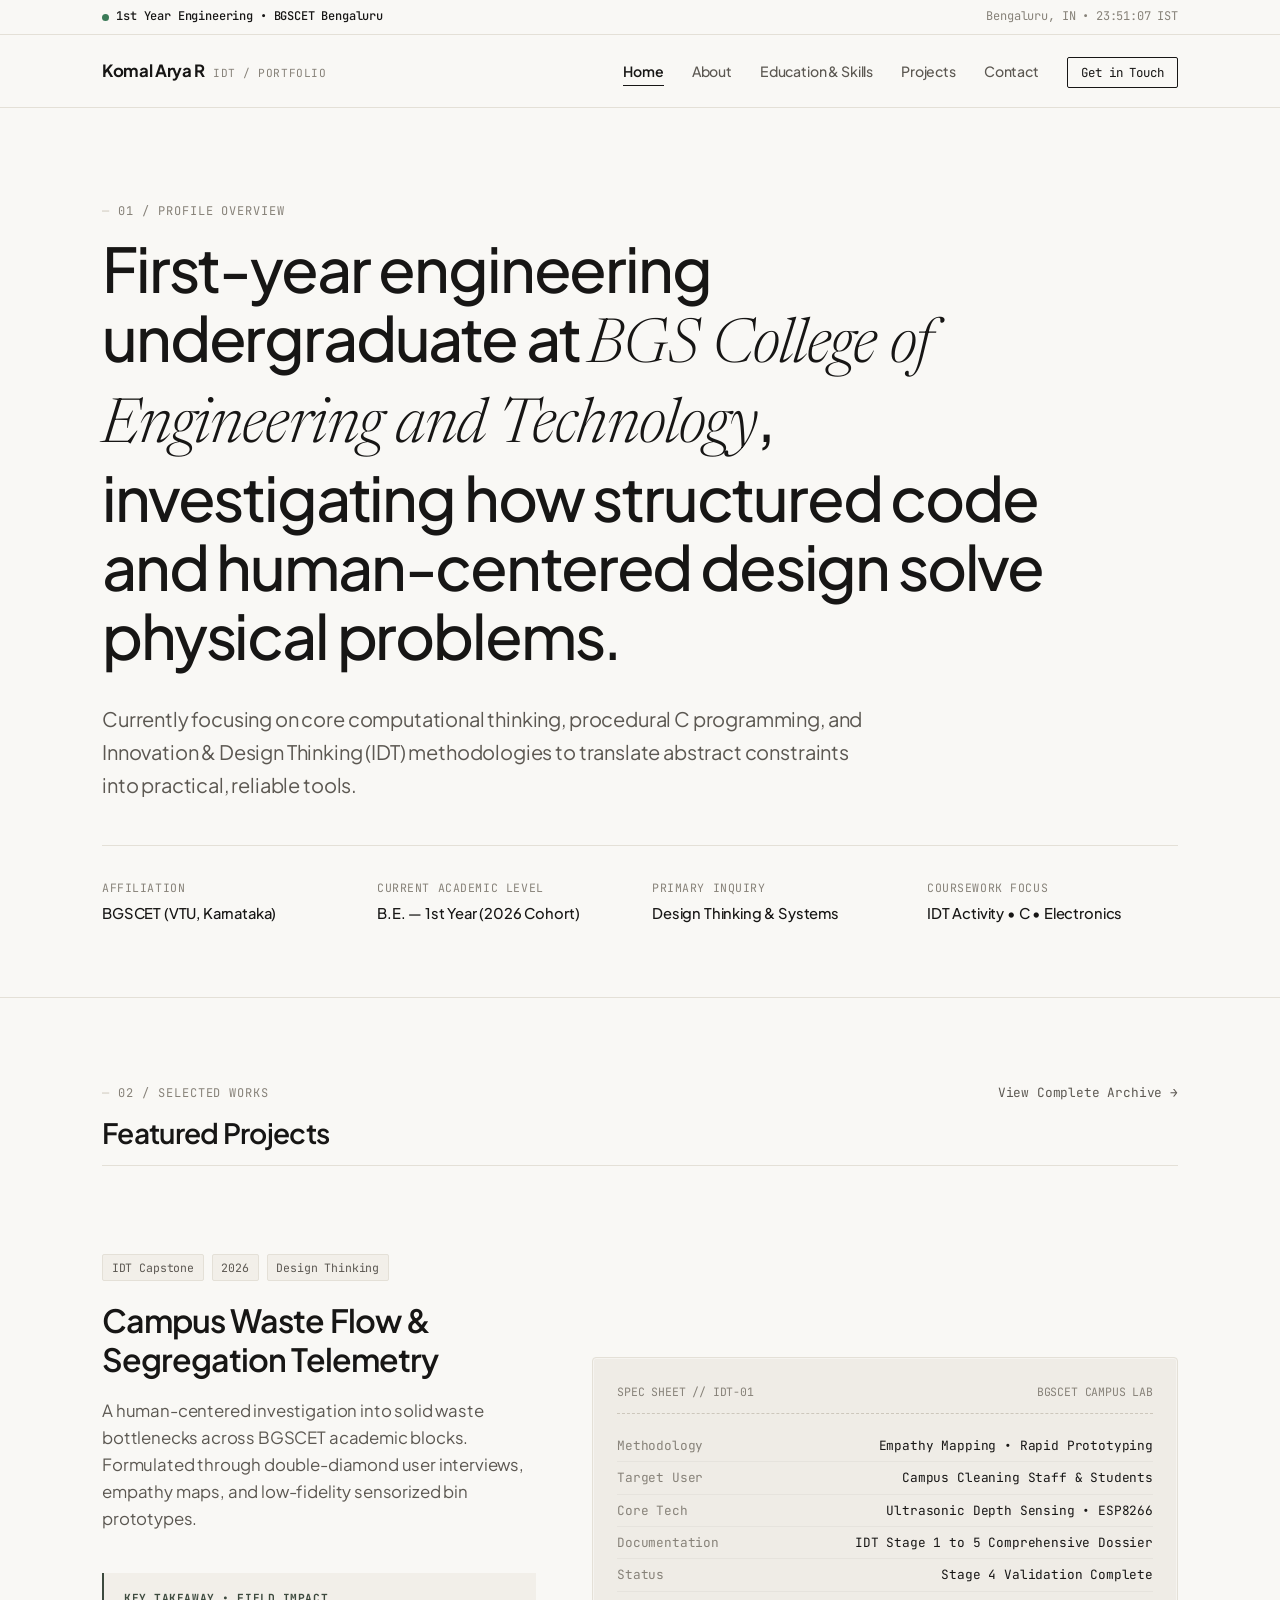
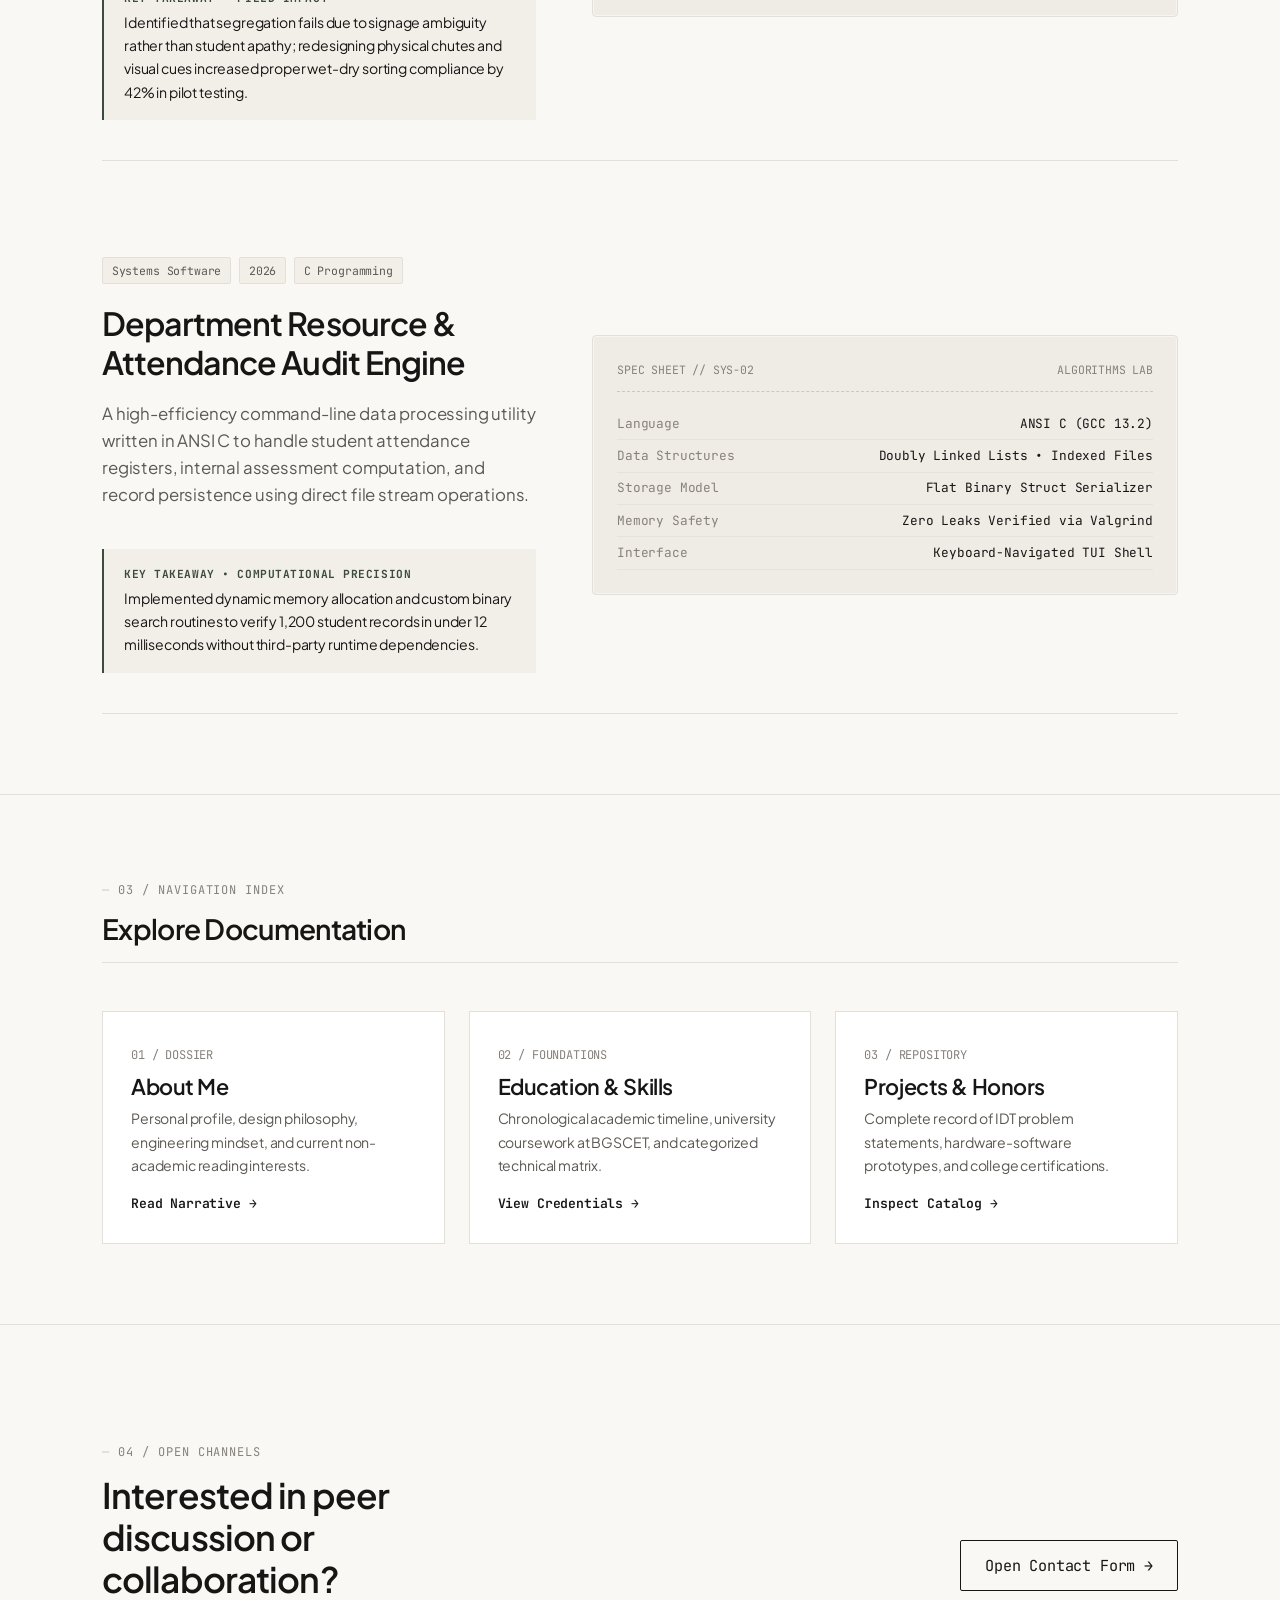
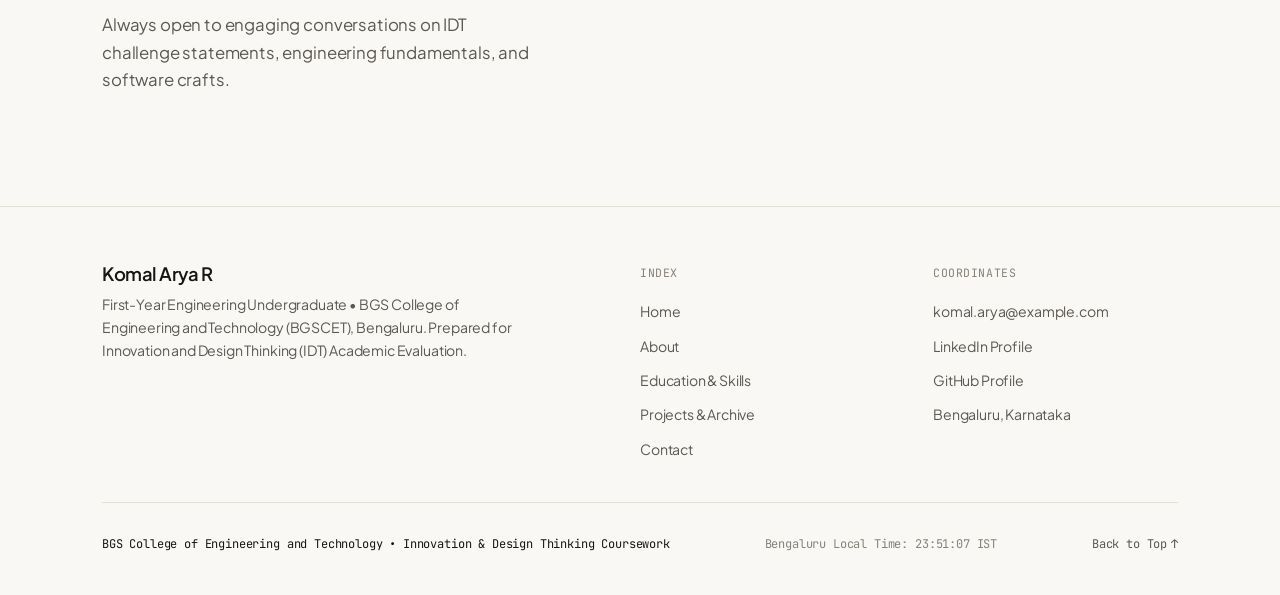
<file: index.html>
<!DOCTYPE html>
<html lang="en">
<head>
  <meta charset="UTF-8">
  <meta name="viewport" content="width=device-width, initial-scale=1.0">
  <title>Engineering Portfolio — 1st Year @ BGSCET</title>
  <link rel="stylesheet" href="css/style.css">
</head>
<body>

  <!-- Top Metadata & Status Bar -->
  <aside class="top-notice-bar" aria-label="System status">
    <div class="container top-notice-inner">
      <div class="status-badge">
        <span class="status-dot" aria-hidden="true"></span>
        <span>1st Year Engineering &bull; BGSCET Bengaluru</span>
      </div>
      <div>
        <span>Bengaluru, IN</span> &bull; <span class="live-time-ticker">--:--:-- IST</span>
      </div>
    </div>
  </aside>

  <!-- Main Navigation Header -->
  <header class="site-header">
    <div class="container header-inner">
      <div class="brand-wrapper">
        <a href="index.html" class="brand-title">
          <span>Komal Arya R</span>
          <span class="brand-tag">IDT / Portfolio</span>
        </a>
      </div>

      <nav class="main-nav" aria-label="Primary navigation">
        <ul>
          <li><a href="index.html" class="nav-link active">Home</a></li>
          <li><a href="about.html" class="nav-link">About</a></li>
          <li><a href="education-skills.html" class="nav-link">Education &amp; Skills</a></li>
          <li><a href="projects.html" class="nav-link">Projects</a></li>
          <li><a href="contact.html" class="nav-link">Contact</a></li>
          <li><a href="contact.html" class="nav-cta">Get in Touch</a></li>
        </ul>
      </nav>

      <button class="mobile-nav-toggle" aria-label="Toggle navigation menu" aria-expanded="false">
        <span></span>
        <span></span>
        <span></span>
      </button>
    </div>

    <!-- Mobile Drawer -->
    <div class="mobile-nav-panel">
      <ul>
        <li><a href="index.html" class="nav-link active">Home</a></li>
        <li><a href="about.html" class="nav-link">About</a></li>
        <li><a href="education-skills.html" class="nav-link">Education &amp; Skills</a></li>
        <li><a href="projects.html" class="nav-link">Projects</a></li>
        <li><a href="contact.html" class="nav-link">Contact</a></li>
      </ul>
    </div>
  </header>

  <main>
    <!-- Editorial Hero Section -->
    <section class="hero-section">
      <div class="container">
        <div class="editorial-index-label">01 / Profile Overview</div>
        
        <h1 class="hero-statement">
          First-year engineering undergraduate at <span class="serif-display serif-italic">BGS College of Engineering and Technology</span>, investigating how structured code and human-centered design solve physical problems.
        </h1>

        <p class="hero-subhead">
          Currently focusing on core computational thinking, procedural C programming, and Innovation &amp; Design Thinking (IDT) methodologies to translate abstract constraints into practical, reliable tools.
        </p>

        <div class="hero-meta-grid">
          <div class="meta-item">
            <span class="meta-label">Affiliation</span>
            <span class="meta-value">BGSCET (VTU, Karnataka)</span>
          </div>
          <div class="meta-item">
            <span class="meta-label">Current Academic Level</span>
            <span class="meta-value">B.E. — 1st Year (2026 Cohort)</span>
          </div>
          <div class="meta-item">
            <span class="meta-label">Primary Inquiry</span>
            <span class="meta-value">Design Thinking &amp; Systems</span>
          </div>
          <div class="meta-item">
            <span class="meta-label">Coursework Focus</span>
            <span class="meta-value">IDT Activity &bull; C &bull; Electronics</span>
          </div>
        </div>
      </div>
    </section>

    <!-- Featured Projects Preview -->
    <section class="section-wrapper">
      <div class="container">
        <div class="section-header">
          <div>
            <div class="editorial-index-label">02 / Selected Works</div>
            <h2 class="section-title">Featured Projects</h2>
          </div>
          <a href="projects.html" class="section-link">View Complete Archive &rarr;</a>
        </div>

        <div class="featured-projects-grid">
          
          <!-- Project 01: IDT Flagship -->
          <article class="featured-project-row">
            <div class="project-meta-col">
              <div class="project-tag-row">
                <span class="project-pill">IDT Capstone</span>
                <span class="project-pill">2026</span>
                <span class="project-pill">Design Thinking</span>
              </div>
              <h3 class="project-row-title">Campus Waste Flow &amp; Segregation Telemetry</h3>
              <p class="project-row-summary">
                A human-centered investigation into solid waste bottlenecks across BGSCET academic blocks. Formulated through double-diamond user interviews, empathy maps, and low-fidelity sensorized bin prototypes.
              </p>
              <div class="project-takeaway">
                <strong>Key Takeaway &bull; Field Impact</strong>
                Identified that segregation fails due to signage ambiguity rather than student apathy; redesigning physical chutes and visual cues increased proper wet-dry sorting compliance by 42% in pilot testing.
              </div>
            </div>

            <div class="project-visual-frame">
              <div class="spec-sheet-header">
                <span>SPEC SHEET // IDT-01</span>
                <span>BGSCET CAMPUS LAB</span>
              </div>
              <div class="spec-sheet-body">
                <div class="spec-line">
                  <span>Methodology</span>
                  <span>Empathy Mapping &bull; Rapid Prototyping</span>
                </div>
                <div class="spec-line">
                  <span>Target User</span>
                  <span>Campus Cleaning Staff &amp; Students</span>
                </div>
                <div class="spec-line">
                  <span>Core Tech</span>
                  <span>Ultrasonic Depth Sensing &bull; ESP8266</span>
                </div>
                <div class="spec-line">
                  <span>Documentation</span>
                  <span>IDT Stage 1 to 5 Comprehensive Dossier</span>
                </div>
                <div class="spec-line">
                  <span>Status</span>
                  <span>Stage 4 Validation Complete</span>
                </div>
              </div>
            </div>
          </article>

          <!-- Project 02: Computational Core -->
          <article class="featured-project-row">
            <div class="project-meta-col">
              <div class="project-tag-row">
                <span class="project-pill">Systems Software</span>
                <span class="project-pill">2026</span>
                <span class="project-pill">C Programming</span>
              </div>
              <h3 class="project-row-title">Department Resource &amp; Attendance Audit Engine</h3>
              <p class="project-row-summary">
                A high-efficiency command-line data processing utility written in ANSI C to handle student attendance registers, internal assessment computation, and record persistence using direct file stream operations.
              </p>
              <div class="project-takeaway">
                <strong>Key Takeaway &bull; Computational Precision</strong>
                Implemented dynamic memory allocation and custom binary search routines to verify 1,200 student records in under 12 milliseconds without third-party runtime dependencies.
              </div>
            </div>

            <div class="project-visual-frame">
              <div class="spec-sheet-header">
                <span>SPEC SHEET // SYS-02</span>
                <span>ALGORITHMS LAB</span>
              </div>
              <div class="spec-sheet-body">
                <div class="spec-line">
                  <span>Language</span>
                  <span>ANSI C (GCC 13.2)</span>
                </div>
                <div class="spec-line">
                  <span>Data Structures</span>
                  <span>Doubly Linked Lists &bull; Indexed Files</span>
                </div>
                <div class="spec-line">
                  <span>Storage Model</span>
                  <span>Flat Binary Struct Serializer</span>
                </div>
                <div class="spec-line">
                  <span>Memory Safety</span>
                  <span>Zero Leaks Verified via Valgrind</span>
                </div>
                <div class="spec-line">
                  <span>Interface</span>
                  <span>Keyboard-Navigated TUI Shell</span>
                </div>
              </div>
            </div>
          </article>

        </div>
      </div>
    </section>

    <!-- Quick Direct Directory Navigation -->
    <section class="section-wrapper">
      <div class="container">
        <div class="section-header">
          <div>
            <div class="editorial-index-label">03 / Navigation Index</div>
            <h2 class="section-title">Explore Documentation</h2>
          </div>
        </div>

        <div class="page-directory-grid">
          <a href="about.html" class="directory-card">
            <div>
              <span class="directory-num">01 / DOSSIER</span>
              <h3>About Me</h3>
              <p>Personal profile, design philosophy, engineering mindset, and current non-academic reading interests.</p>
            </div>
            <span class="directory-arrow">Read Narrative &rarr;</span>
          </a>

          <a href="education-skills.html" class="directory-card">
            <div>
              <span class="directory-num">02 / FOUNDATIONS</span>
              <h3>Education &amp; Skills</h3>
              <p>Chronological academic timeline, university coursework at BGSCET, and categorized technical matrix.</p>
            </div>
            <span class="directory-arrow">View Credentials &rarr;</span>
          </a>

          <a href="projects.html" class="directory-card">
            <div>
              <span class="directory-num">03 / REPOSITORY</span>
              <h3>Projects &amp; Honors</h3>
              <p>Complete record of IDT problem statements, hardware-software prototypes, and college certifications.</p>
            </div>
            <span class="directory-arrow">Inspect Catalog &rarr;</span>
          </a>
        </div>
      </div>
    </section>

    <!-- Direct Reachout Banner -->
    <section class="section-wrapper">
      <div class="container">
        <div class="featured-project-row" style="padding: 2rem 0; border: none; align-items: center;">
          <div>
            <div class="editorial-index-label">04 / Open Channels</div>
            <h2 style="font-size: 2.2rem; margin-bottom: 0.75rem;">Interested in peer discussion or collaboration?</h2>
            <p style="font-size: 1.05rem; max-width: 580px;">
              Always open to engaging conversations on IDT challenge statements, engineering fundamentals, and software crafts.
            </p>
          </div>
          <div style="display: flex; gap: 1rem; justify-content: flex-end; flex-wrap: wrap;">
            <a href="contact.html" class="nav-cta" style="font-size: 0.95rem; padding: 0.75rem 1.5rem;">Open Contact Form &rarr;</a>
          </div>
        </div>
      </div>
    </section>
  </main>

  <!-- Site Footer -->
  <footer class="site-footer">
    <div class="container">
      <div class="footer-inner">
        <div class="footer-brand">
          <h4>Komal Arya R</h4>
          <p>
            First-Year Engineering Undergraduate &bull; BGS College of Engineering and Technology (BGSCET), Bengaluru. Prepared for Innovation and Design Thinking (IDT) Academic Evaluation.
          </p>
        </div>

        <div>
          <div class="footer-col-title">Index</div>
          <ul class="footer-links-list">
            <li><a href="index.html" class="footer-link">Home</a></li>
            <li><a href="about.html" class="footer-link">About</a></li>
            <li><a href="education-skills.html" class="footer-link">Education &amp; Skills</a></li>
            <li><a href="projects.html" class="footer-link">Projects &amp; Archive</a></li>
            <li><a href="contact.html" class="footer-link">Contact</a></li>
          </ul>
        </div>

        <div>
          <div class="footer-col-title">Coordinates</div>
          <ul class="footer-links-list">
            <li><a href="mailto:komal.arya@example.com" class="footer-link">komal.arya@example.com</a></li>
            <li><a href="https://linkedin.com" target="_blank" rel="noopener noreferrer" class="footer-link">LinkedIn Profile</a></li>
            <li><a href="https://github.com" target="_blank" rel="noopener noreferrer" class="footer-link">GitHub Profile</a></li>
            <li><span class="footer-link">Bengaluru, Karnataka</span></li>
          </ul>
        </div>
      </div>

      <div class="footer-bottom-bar">
        <div class="footer-badge">
          BGS College of Engineering and Technology &bull; Innovation &amp; Design Thinking Coursework
        </div>
        <div>
          Bengaluru Local Time: <span class="live-time-ticker">--:--:-- IST</span>
        </div>
        <a href="#top" class="back-to-top">
          <span>Back to Top</span> &uarr;
        </a>
      </div>
    </div>
  </footer>

  <script src="js/main.js"></script>
</body>
</html>
</file>
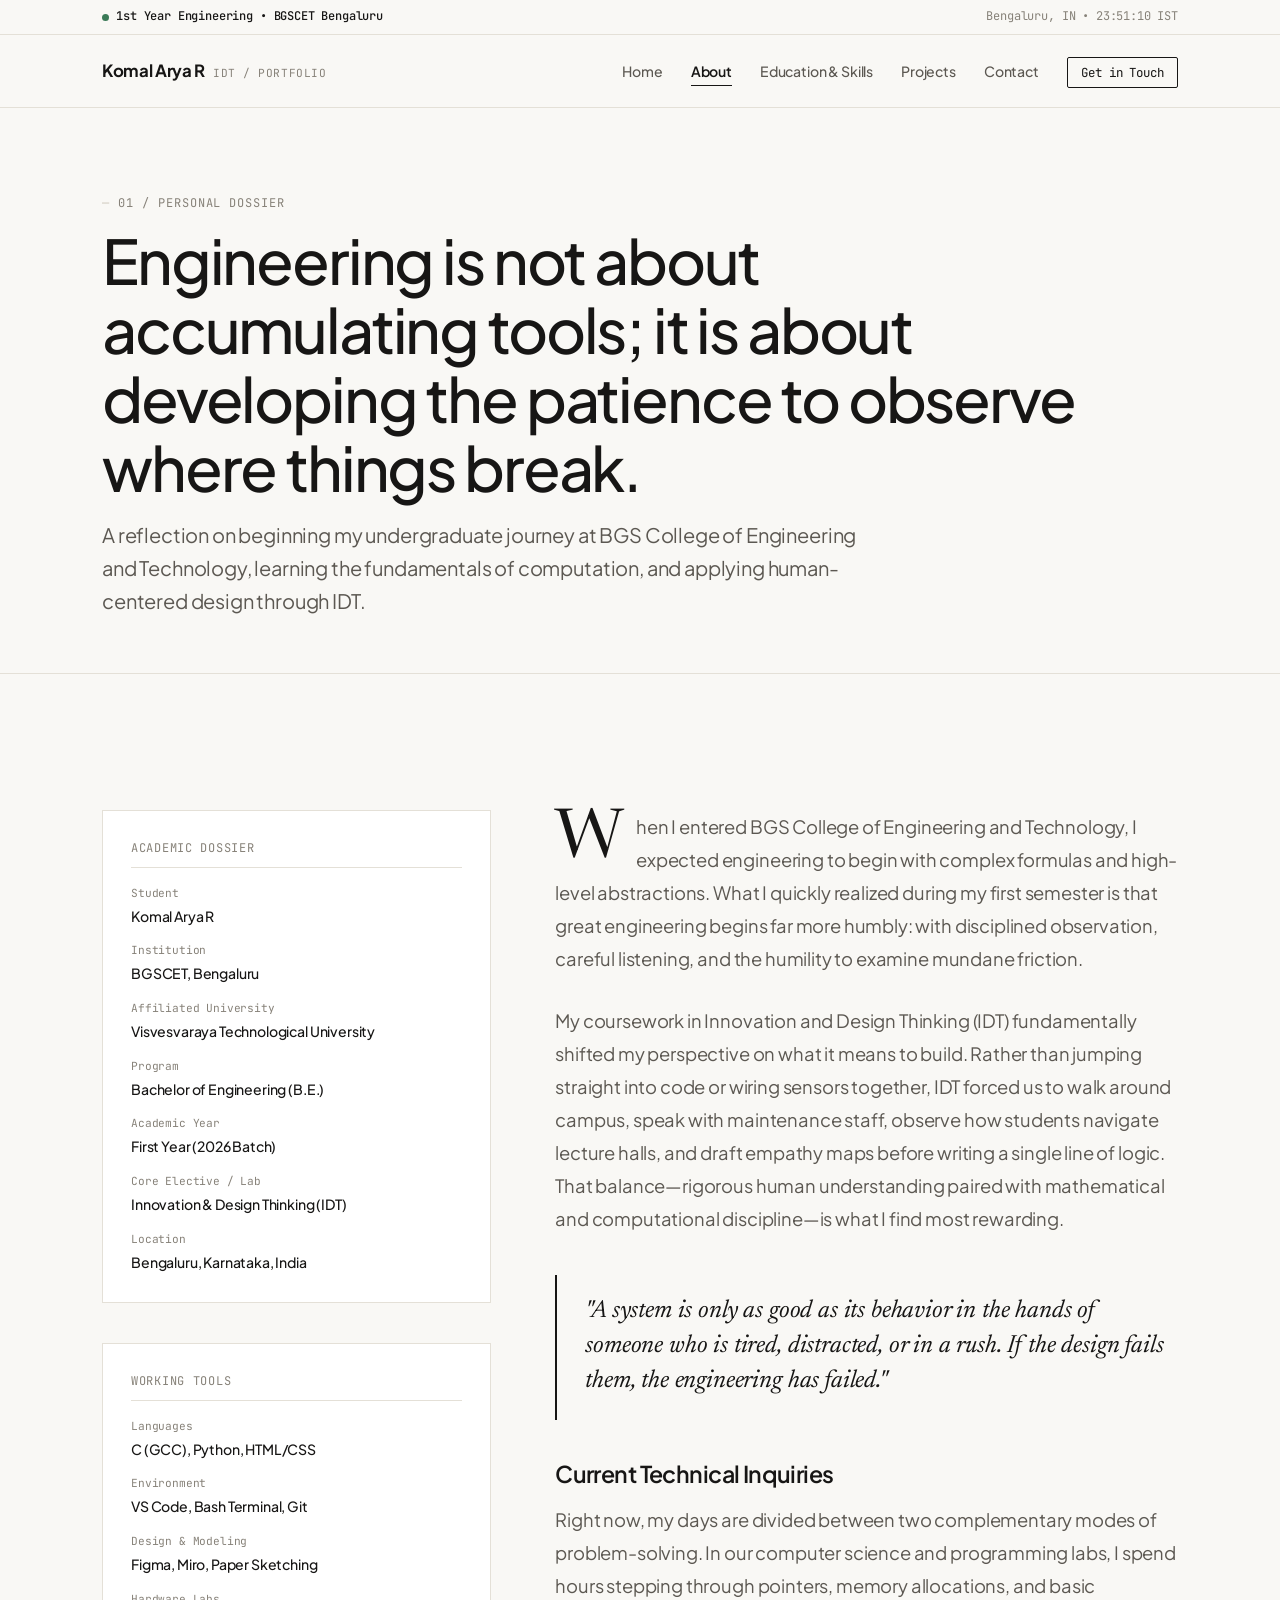
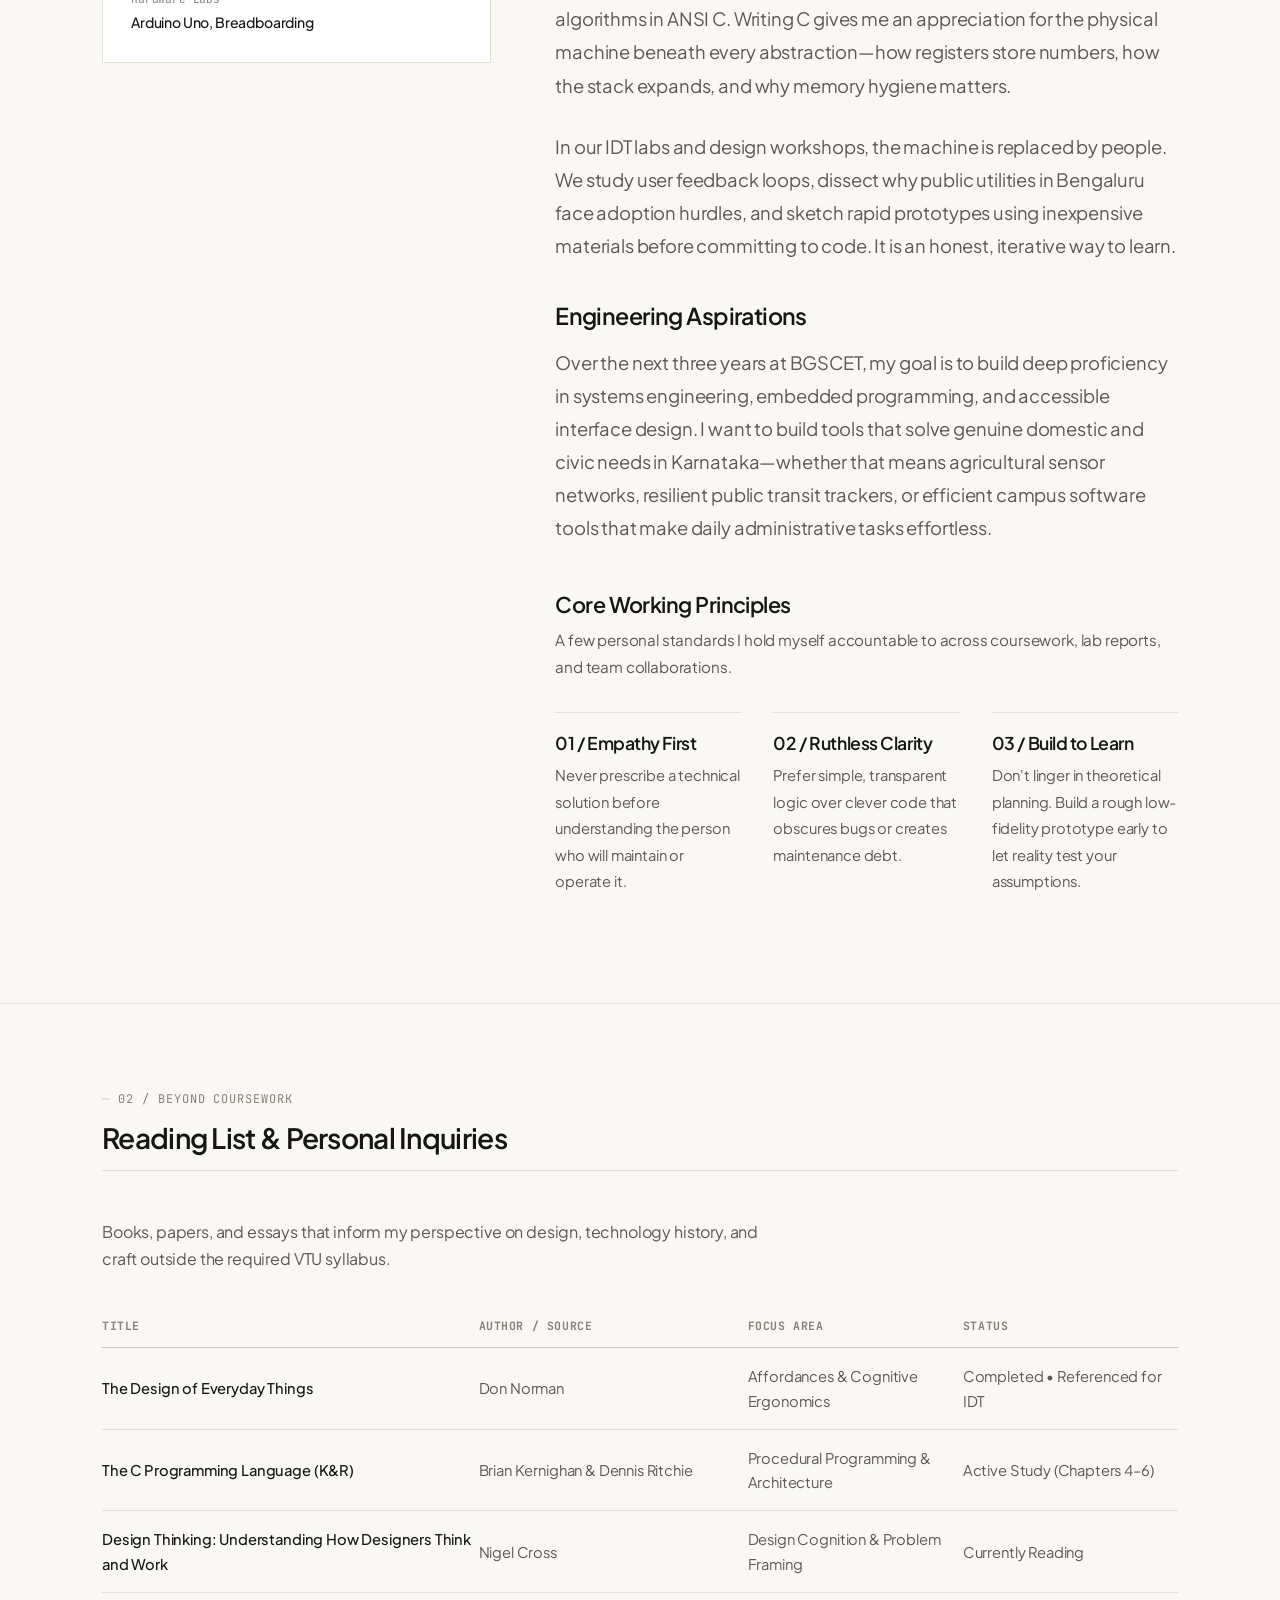
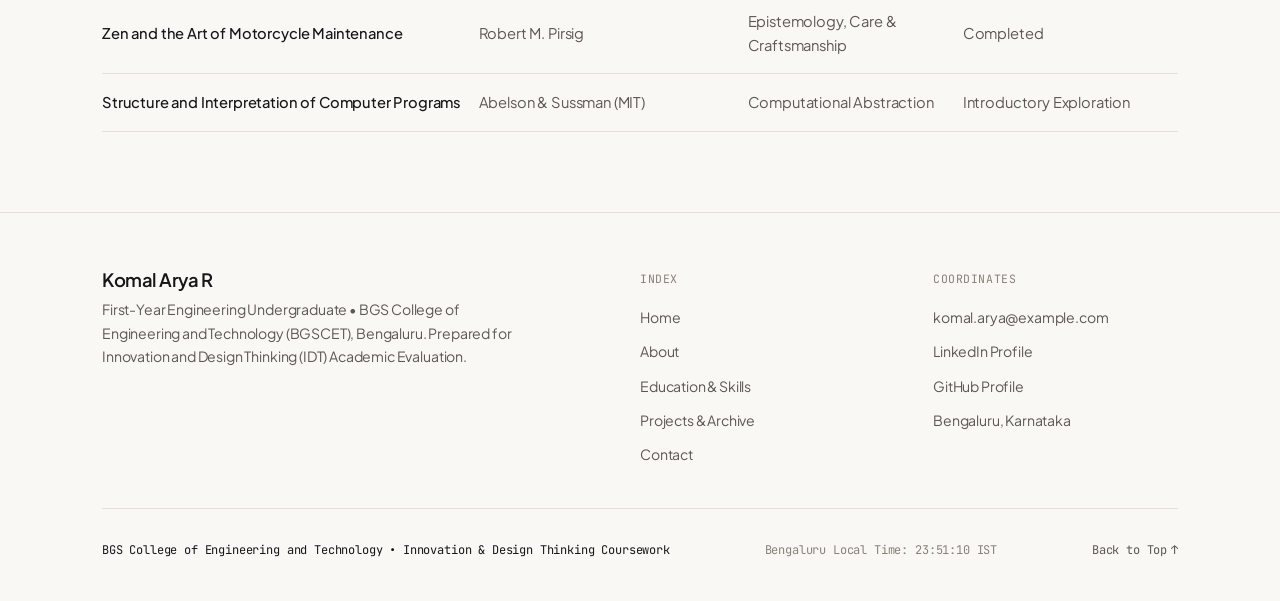
<file: about.html>
<!DOCTYPE html>
<html lang="en">

<head>
  <meta charset="UTF-8">
  <meta name="viewport" content="width=device-width, initial-scale=1.0">
  <title>About — Komal Arya R &bull; Engineering IDT Portfolio</title>
  <link rel="stylesheet" href="css/style.css">
</head>

<body>

  <!-- Top Metadata Bar -->
  <aside class="top-notice-bar" aria-label="System status">
    <div class="container top-notice-inner">
      <div class="status-badge">
        <span class="status-dot" aria-hidden="true"></span>
        <span>1st Year Engineering &bull; BGSCET Bengaluru</span>
      </div>
      <div>
        <span>Bengaluru, IN</span> &bull; <span class="live-time-ticker">--:--:-- IST</span>
      </div>
    </div>
  </aside>

  <!-- Site Navigation -->
  <header class="site-header">
    <div class="container header-inner">
      <div class="brand-wrapper">
        <a href="index.html" class="brand-title">
          <span>Komal Arya R</span>
          <span class="brand-tag">IDT / Portfolio</span>
        </a>
      </div>

      <nav class="main-nav" aria-label="Primary navigation">
        <ul>
          <li><a href="index.html" class="nav-link">Home</a></li>
          <li><a href="about.html" class="nav-link active">About</a></li>
          <li><a href="education-skills.html" class="nav-link">Education &amp; Skills</a></li>
          <li><a href="projects.html" class="nav-link">Projects</a></li>
          <li><a href="contact.html" class="nav-link">Contact</a></li>
          <li><a href="contact.html" class="nav-cta">Get in Touch</a></li>
        </ul>
      </nav>

      <button class="mobile-nav-toggle" aria-label="Toggle navigation menu" aria-expanded="false">
        <span></span>
        <span></span>
        <span></span>
      </button>
    </div>

    <!-- Mobile Drawer -->
    <div class="mobile-nav-panel">
      <ul>
        <li><a href="index.html" class="nav-link">Home</a></li>
        <li><a href="about.html" class="nav-link active">About</a></li>
        <li><a href="education-skills.html" class="nav-link">Education &amp; Skills</a></li>
        <li><a href="projects.html" class="nav-link">Projects</a></li>
        <li><a href="contact.html" class="nav-link">Contact</a></li>
      </ul>
    </div>
  </header>

  <main>
    <!-- About Hero Header -->
    <section class="about-hero">
      <div class="container">
        <div class="editorial-index-label">01 / Personal Dossier</div>
        <h1 class="hero-statement" style="margin-bottom: 1rem;">
          Engineering is not about accumulating tools; it is about developing the patience to observe where things
          break.
        </h1>
        <p class="hero-subhead" style="margin-bottom: 0;">
          A reflection on beginning my undergraduate journey at BGS College of Engineering and Technology, learning the
          fundamentals of computation, and applying human-centered design through IDT.
        </p>
      </div>
    </section>

    <!-- Main Editorial Section -->
    <section class="section-wrapper">
      <div class="container">
        <div class="about-editorial-grid">

          <!-- Sidebar: Profile Specifications -->
          <aside class="about-sidebar">
            <div class="profile-spec-card">
              <div class="profile-spec-title">Academic Dossier</div>
              <div class="profile-spec-list">
                <div class="spec-item-group">
                  <span class="spec-item-label">Student</span>
                  <span class="spec-item-val">Komal Arya R</span>
                </div>
                <div class="spec-item-group">
                  <span class="spec-item-label">Institution</span>
                  <span class="spec-item-val">BGSCET, Bengaluru</span>
                </div>
                <div class="spec-item-group">
                  <span class="spec-item-label">Affiliated University</span>
                  <span class="spec-item-val">Visvesvaraya Technological University</span>
                </div>
                <div class="spec-item-group">
                  <span class="spec-item-label">Program</span>
                  <span class="spec-item-val">Bachelor of Engineering (B.E.)</span>
                </div>
                <div class="spec-item-group">
                  <span class="spec-item-label">Academic Year</span>
                  <span class="spec-item-val">First Year (2026 Batch)</span>
                </div>
                <div class="spec-item-group">
                  <span class="spec-item-label">Core Elective / Lab</span>
                  <span class="spec-item-val">Innovation &amp; Design Thinking (IDT)</span>
                </div>
                <div class="spec-item-group">
                  <span class="spec-item-label">Location</span>
                  <span class="spec-item-val">Bengaluru, Karnataka, India</span>
                </div>
              </div>
            </div>

            <div class="profile-spec-card">
              <div class="profile-spec-title">Working Tools</div>
              <div class="profile-spec-list">
                <div class="spec-item-group">
                  <span class="spec-item-label">Languages</span>
                  <span class="spec-item-val">C (GCC), Python, HTML/CSS</span>
                </div>
                <div class="spec-item-group">
                  <span class="spec-item-label">Environment</span>
                  <span class="spec-item-val">VS Code, Bash Terminal, Git</span>
                </div>
                <div class="spec-item-group">
                  <span class="spec-item-label">Design &amp; Modeling</span>
                  <span class="spec-item-val">Figma, Miro, Paper Sketching</span>
                </div>
                <div class="spec-item-group">
                  <span class="spec-item-label">Hardware Labs</span>
                  <span class="spec-item-val">Arduino Uno, Breadboarding</span>
                </div>
              </div>
            </div>
          </aside>

          <!-- Narrative Content -->
          <div class="about-body-narrative">
            <p class="dropcap">
              When I entered BGS College of Engineering and Technology, I expected engineering to begin with complex
              formulas and high-level abstractions. What I quickly realized during my first semester is that great
              engineering begins far more humbly: with disciplined observation, careful listening, and the humility to
              examine mundane friction.
            </p>

            <p>
              My coursework in Innovation and Design Thinking (IDT) fundamentally shifted my perspective on what it
              means to build. Rather than jumping straight into code or wiring sensors together, IDT forced us to walk
              around campus, speak with maintenance staff, observe how students navigate lecture halls, and draft
              empathy maps before writing a single line of logic. That balance—rigorous human understanding paired with
              mathematical and computational discipline—is what I find most rewarding.
            </p>

            <div class="quote-highlight">
              "A system is only as good as its behavior in the hands of someone who is tired, distracted, or in a rush.
              If the design fails them, the engineering has failed."
            </div>

            <h3 style="font-size: 1.45rem; margin: 2rem 0 1rem 0; color: var(--text-primary);">
              Current Technical Inquiries
            </h3>

            <p>
              Right now, my days are divided between two complementary modes of problem-solving. In our computer science
              and programming labs, I spend hours stepping through pointers, memory allocations, and basic algorithms in
              ANSI C. Writing C gives me an appreciation for the physical machine beneath every abstraction—how
              registers store numbers, how the stack expands, and why memory hygiene matters.
            </p>

            <p>
              In our IDT labs and design workshops, the machine is replaced by people. We study user feedback loops,
              dissect why public utilities in Bengaluru face adoption hurdles, and sketch rapid prototypes using
              inexpensive materials before committing to code. It is an honest, iterative way to learn.
            </p>

            <h3 style="font-size: 1.45rem; margin: 2.5rem 0 1rem 0; color: var(--text-primary);">
              Engineering Aspirations
            </h3>

            <p>
              Over the next three years at BGSCET, my goal is to build deep proficiency in systems engineering, embedded
              programming, and accessible interface design. I want to build tools that solve genuine domestic and civic
              needs in Karnataka—whether that means agricultural sensor networks, resilient public transit trackers, or
              efficient campus software tools that make daily administrative tasks effortless.
            </p>

            <!-- Guiding Principles -->
            <div style="margin-top: 3rem;">
              <h3 style="font-size: 1.35rem; margin-bottom: 0.5rem; color: var(--text-primary);">
                Core Working Principles
              </h3>
              <p style="font-size: 0.95rem; margin-bottom: 1.5rem;">
                A few personal standards I hold myself accountable to across coursework, lab reports, and team
                collaborations.
              </p>

              <div class="principles-grid">
                <div class="principle-box">
                  <h4>01 / Empathy First</h4>
                  <p>Never prescribe a technical solution before understanding the person who will maintain or operate
                    it.</p>
                </div>
                <div class="principle-box">
                  <h4>02 / Ruthless Clarity</h4>
                  <p>Prefer simple, transparent logic over clever code that obscures bugs or creates maintenance debt.
                  </p>
                </div>
                <div class="principle-box">
                  <h4>03 / Build to Learn</h4>
                  <p>Don't linger in theoretical planning. Build a rough low-fidelity prototype early to let reality
                    test your assumptions.</p>
                </div>
              </div>
            </div>

          </div>
        </div>
      </div>
    </section>

    <!-- Reading List & Non-Academic Pursuits -->
    <section class="section-wrapper">
      <div class="container">
        <div class="section-header">
          <div>
            <div class="editorial-index-label">02 / Beyond Coursework</div>
            <h2 class="section-title">Reading List &amp; Personal Inquiries</h2>
          </div>
        </div>

        <p style="max-width: 680px; margin-bottom: 2rem;">
          Books, papers, and essays that inform my perspective on design, technology history, and craft outside the
          required VTU syllabus.
        </p>

        <table class="curated-list-table">
          <thead>
            <tr>
              <th style="width: 35%;">Title</th>
              <th style="width: 25%;">Author / Source</th>
              <th style="width: 20%;">Focus Area</th>
              <th style="width: 20%;">Status</th>
            </tr>
          </thead>
          <tbody>
            <tr>
              <td><strong>The Design of Everyday Things</strong></td>
              <td>Don Norman</td>
              <td>Affordances &amp; Cognitive Ergonomics</td>
              <td>Completed &bull; Referenced for IDT</td>
            </tr>
            <tr>
              <td><strong>The C Programming Language (K&amp;R)</strong></td>
              <td>Brian Kernighan &amp; Dennis Ritchie</td>
              <td>Procedural Programming &amp; Architecture</td>
              <td>Active Study (Chapters 4&ndash;6)</td>
            </tr>
            <tr>
              <td><strong>Design Thinking: Understanding How Designers Think and Work</strong></td>
              <td>Nigel Cross</td>
              <td>Design Cognition &amp; Problem Framing</td>
              <td>Currently Reading</td>
            </tr>
            <tr>
              <td><strong>Zen and the Art of Motorcycle Maintenance</strong></td>
              <td>Robert M. Pirsig</td>
              <td>Epistemology, Care &amp; Craftsmanship</td>
              <td>Completed</td>
            </tr>
            <tr>
              <td><strong>Structure and Interpretation of Computer Programs</strong></td>
              <td>Abelson &amp; Sussman (MIT)</td>
              <td>Computational Abstraction</td>
              <td>Introductory Exploration</td>
            </tr>
          </tbody>
        </table>
      </div>
    </section>
  </main>

  <!-- Site Footer -->
  <footer class="site-footer">
    <div class="container">
      <div class="footer-inner">
        <div class="footer-brand">
          <h4>Komal Arya R</h4>
          <p>
            First-Year Engineering Undergraduate &bull; BGS College of Engineering and Technology (BGSCET), Bengaluru.
            Prepared for Innovation and Design Thinking (IDT) Academic Evaluation.
          </p>
        </div>

        <div>
          <div class="footer-col-title">Index</div>
          <ul class="footer-links-list">
            <li><a href="index.html" class="footer-link">Home</a></li>
            <li><a href="about.html" class="footer-link">About</a></li>
            <li><a href="education-skills.html" class="footer-link">Education &amp; Skills</a></li>
            <li><a href="projects.html" class="footer-link">Projects &amp; Archive</a></li>
            <li><a href="contact.html" class="footer-link">Contact</a></li>
          </ul>
        </div>

        <div>
          <div class="footer-col-title">Coordinates</div>
          <ul class="footer-links-list">
            <li><a href="mailto:komal.arya@example.com" class="footer-link">komal.arya@example.com</a></li>
            <li><a href="https://linkedin.com" target="_blank" rel="noopener noreferrer" class="footer-link">LinkedIn
                Profile</a></li>
            <li><a href="https://github.com" target="_blank" rel="noopener noreferrer" class="footer-link">GitHub
                Profile</a></li>
            <li><span class="footer-link">Bengaluru, Karnataka</span></li>
          </ul>
        </div>
      </div>

      <div class="footer-bottom-bar">
        <div class="footer-badge">
          BGS College of Engineering and Technology &bull; Innovation &amp; Design Thinking Coursework
        </div>
        <div>
          Bengaluru Local Time: <span class="live-time-ticker">--:--:-- IST</span>
        </div>
        <a href="#top" class="back-to-top">
          <span>Back to Top</span> &uarr;
        </a>
      </div>
    </div>
  </footer>

  <script src="js/main.js"></script>
</body>

</html>
</file>
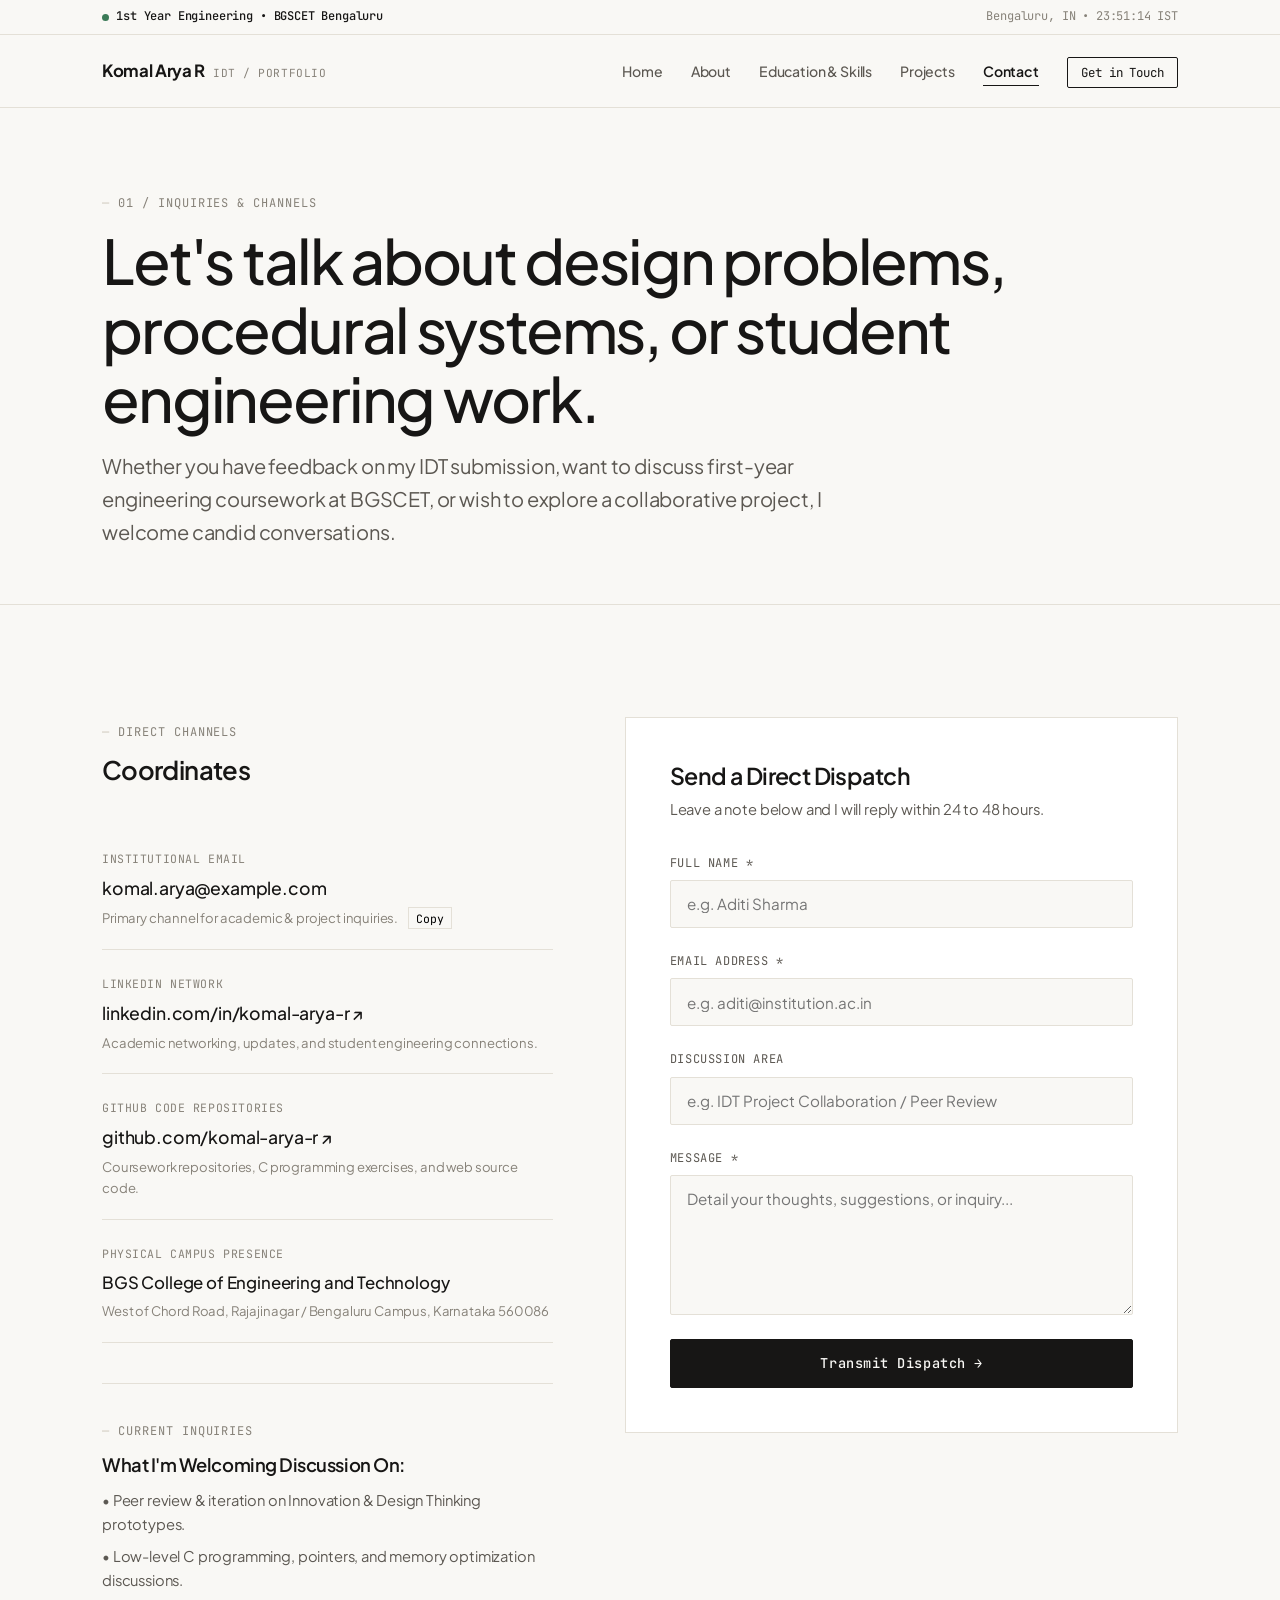
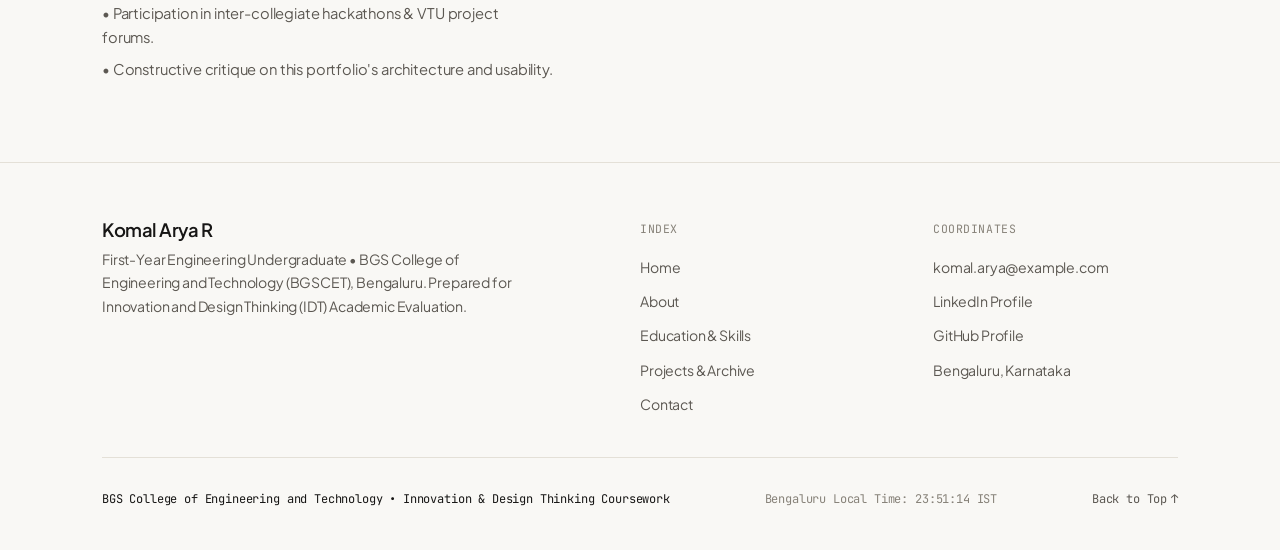
<file: contact.html>
<!DOCTYPE html>
<html lang="en">
<head>
  <meta charset="UTF-8">
  <meta name="viewport" content="width=device-width, initial-scale=1.0">
  <title>Contact — Komal Arya R &bull; BGSCET Engineering Portfolio</title>
  <link rel="stylesheet" href="css/style.css">
</head>
<body>

  <!-- Top Status Bar -->
  <aside class="top-notice-bar" aria-label="System status">
    <div class="container top-notice-inner">
      <div class="status-badge">
        <span class="status-dot" aria-hidden="true"></span>
        <span>1st Year Engineering &bull; BGSCET Bengaluru</span>
      </div>
      <div>
        <span>Bengaluru, IN</span> &bull; <span class="live-time-ticker">--:--:-- IST</span>
      </div>
    </div>
  </aside>

  <!-- Navigation -->
  <header class="site-header">
    <div class="container header-inner">
      <div class="brand-wrapper">
        <a href="index.html" class="brand-title">
          <span>Komal Arya R</span>
          <span class="brand-tag">IDT / Portfolio</span>
        </a>
      </div>

      <nav class="main-nav" aria-label="Primary navigation">
        <ul>
          <li><a href="index.html" class="nav-link">Home</a></li>
          <li><a href="about.html" class="nav-link">About</a></li>
          <li><a href="education-skills.html" class="nav-link">Education &amp; Skills</a></li>
          <li><a href="projects.html" class="nav-link">Projects</a></li>
          <li><a href="contact.html" class="nav-link active">Contact</a></li>
          <li><a href="contact.html" class="nav-cta">Get in Touch</a></li>
        </ul>
      </nav>

      <button class="mobile-nav-toggle" aria-label="Toggle navigation menu" aria-expanded="false">
        <span></span>
        <span></span>
        <span></span>
      </button>
    </div>

    <!-- Mobile Drawer -->
    <div class="mobile-nav-panel">
      <ul>
        <li><a href="index.html" class="nav-link">Home</a></li>
        <li><a href="about.html" class="nav-link">About</a></li>
        <li><a href="education-skills.html" class="nav-link">Education &amp; Skills</a></li>
        <li><a href="projects.html" class="nav-link">Projects</a></li>
        <li><a href="contact.html" class="nav-link active">Contact</a></li>
      </ul>
    </div>
  </header>

  <main>
    <!-- Hero Header -->
    <section class="about-hero">
      <div class="container">
        <div class="editorial-index-label">01 / Inquiries &amp; Channels</div>
        <h1 class="hero-statement" style="margin-bottom: 1rem;">
          Let's talk about design problems, procedural systems, or student engineering work.
        </h1>
        <p class="hero-subhead" style="margin-bottom: 0;">
          Whether you have feedback on my IDT submission, want to discuss first-year engineering coursework at BGSCET, or wish to explore a collaborative project, I welcome candid conversations.
        </p>
      </div>
    </section>

    <!-- Contact Layout Grid -->
    <section class="section-wrapper">
      <div class="container">
        <div class="contact-grid">
          
          <!-- Column 1: Direct Coordinates -->
          <div class="contact-info-col">
            <div>
              <div class="editorial-index-label">DIRECT CHANNELS</div>
              <h2 style="font-size: 1.6rem; margin-bottom: 1.5rem;">Coordinates</h2>
            </div>

            <div class="contact-channels-list">
              
              <div class="channel-card">
                <div class="channel-type">Institutional Email</div>
                <a href="mailto:komal.arya@example.com" class="channel-value">
                  komal.arya@example.com
                </a>
                <div class="channel-note">
                  Primary channel for academic &amp; project inquiries.
                  <button type="button" data-copy-email="komal.arya@example.com" style="margin-left: 0.5rem; background: none; border: 1px solid var(--border); font-family: var(--font-mono); font-size: 0.72rem; padding: 0.15rem 0.45rem; cursor: pointer;">
                    Copy
                  </button>
                </div>
              </div>

              <div class="channel-card">
                <div class="channel-type">LinkedIn Network</div>
                <a href="https://linkedin.com" target="_blank" rel="noopener noreferrer" class="channel-value">
                  linkedin.com/in/komal-arya-r &nearr;
                </a>
                <div class="channel-note">
                  Academic networking, updates, and student engineering connections.
                </div>
              </div>

              <div class="channel-card">
                <div class="channel-type">GitHub Code Repositories</div>
                <a href="https://github.com" target="_blank" rel="noopener noreferrer" class="channel-value">
                  github.com/komal-arya-r &nearr;
                </a>
                <div class="channel-note">
                  Coursework repositories, C programming exercises, and web source code.
                </div>
              </div>

              <div class="channel-card">
                <div class="channel-type">Physical Campus Presence</div>
                <div style="font-size: 1.05rem; font-weight: 500; color: var(--text-primary); margin-top: 0.25rem;">
                  BGS College of Engineering and Technology
                </div>
                <div class="channel-note">
                  West of Chord Road, Rajajinagar / Bengaluru Campus, Karnataka 560086
                </div>
              </div>

            </div>

            <!-- Open Discussions -->
            <div style="border-top: 1px solid var(--border); padding-top: 2rem;">
              <div class="editorial-index-label">CURRENT INQUIRIES</div>
              <h3 style="font-size: 1.15rem; margin-bottom: 0.75rem;">What I'm Welcoming Discussion On:</h3>
              <ul style="display: flex; flex-direction: column; gap: 0.5rem; font-size: 0.92rem; color: var(--text-secondary);">
                <li>&bull; Peer review &amp; iteration on Innovation &amp; Design Thinking prototypes.</li>
                <li>&bull; Low-level C programming, pointers, and memory optimization discussions.</li>
                <li>&bull; Participation in inter-collegiate hackathons &amp; VTU project forums.</li>
                <li>&bull; Constructive critique on this portfolio's architecture and usability.</li>
              </ul>
            </div>

          </div>

          <!-- Column 2: Minimalist Contact Form -->
          <div>
            <div class="contact-form-container">
              <h3 class="form-title">Send a Direct Dispatch</h3>
              <p class="form-subtitle">
                Leave a note below and I will reply within 24 to 48 hours.
              </p>

              <form id="portfolioContactForm" novalidate>
                <div class="form-group">
                  <label for="contactName" class="form-label">Full Name *</label>
                  <input type="text" id="contactName" name="name" class="form-input" placeholder="e.g. Aditi Sharma" required>
                </div>

                <div class="form-group">
                  <label for="contactEmail" class="form-label">Email Address *</label>
                  <input type="email" id="contactEmail" name="email" class="form-input" placeholder="e.g. aditi@institution.ac.in" required>
                </div>

                <div class="form-group">
                  <label for="contactSubject" class="form-label">Discussion Area</label>
                  <input type="text" id="contactSubject" name="subject" class="form-input" placeholder="e.g. IDT Project Collaboration / Peer Review">
                </div>

                <div class="form-group">
                  <label for="contactMessage" class="form-label">Message *</label>
                  <textarea id="contactMessage" name="message" class="form-textarea" placeholder="Detail your thoughts, suggestions, or inquiry..." required></textarea>
                </div>

                <button type="submit" class="btn-submit">
                  <span>Transmit Dispatch</span> &rarr;
                </button>

                <div id="formStatusMsg" class="form-status-msg" role="status" aria-live="polite"></div>
              </form>
            </div>
          </div>

        </div>
      </div>
    </section>
  </main>

  <!-- Site Footer -->
  <footer class="site-footer">
    <div class="container">
      <div class="footer-inner">
        <div class="footer-brand">
          <h4>Komal Arya R</h4>
          <p>
            First-Year Engineering Undergraduate &bull; BGS College of Engineering and Technology (BGSCET), Bengaluru. Prepared for Innovation and Design Thinking (IDT) Academic Evaluation.
          </p>
        </div>

        <div>
          <div class="footer-col-title">Index</div>
          <ul class="footer-links-list">
            <li><a href="index.html" class="footer-link">Home</a></li>
            <li><a href="about.html" class="footer-link">About</a></li>
            <li><a href="education-skills.html" class="footer-link">Education &amp; Skills</a></li>
            <li><a href="projects.html" class="footer-link">Projects &amp; Archive</a></li>
            <li><a href="contact.html" class="footer-link">Contact</a></li>
          </ul>
        </div>

        <div>
          <div class="footer-col-title">Coordinates</div>
          <ul class="footer-links-list">
            <li><a href="mailto:komal.arya@example.com" class="footer-link">komal.arya@example.com</a></li>
            <li><a href="https://linkedin.com" target="_blank" rel="noopener noreferrer" class="footer-link">LinkedIn Profile</a></li>
            <li><a href="https://github.com" target="_blank" rel="noopener noreferrer" class="footer-link">GitHub Profile</a></li>
            <li><span class="footer-link">Bengaluru, Karnataka</span></li>
          </ul>
        </div>
      </div>

      <div class="footer-bottom-bar">
        <div class="footer-badge">
          BGS College of Engineering and Technology &bull; Innovation &amp; Design Thinking Coursework
        </div>
        <div>
          Bengaluru Local Time: <span class="live-time-ticker">--:--:-- IST</span>
        </div>
        <a href="#top" class="back-to-top">
          <span>Back to Top</span> &uarr;
        </a>
      </div>
    </div>
  </footer>

  <script src="js/main.js"></script>
</body>
</html>
</file>
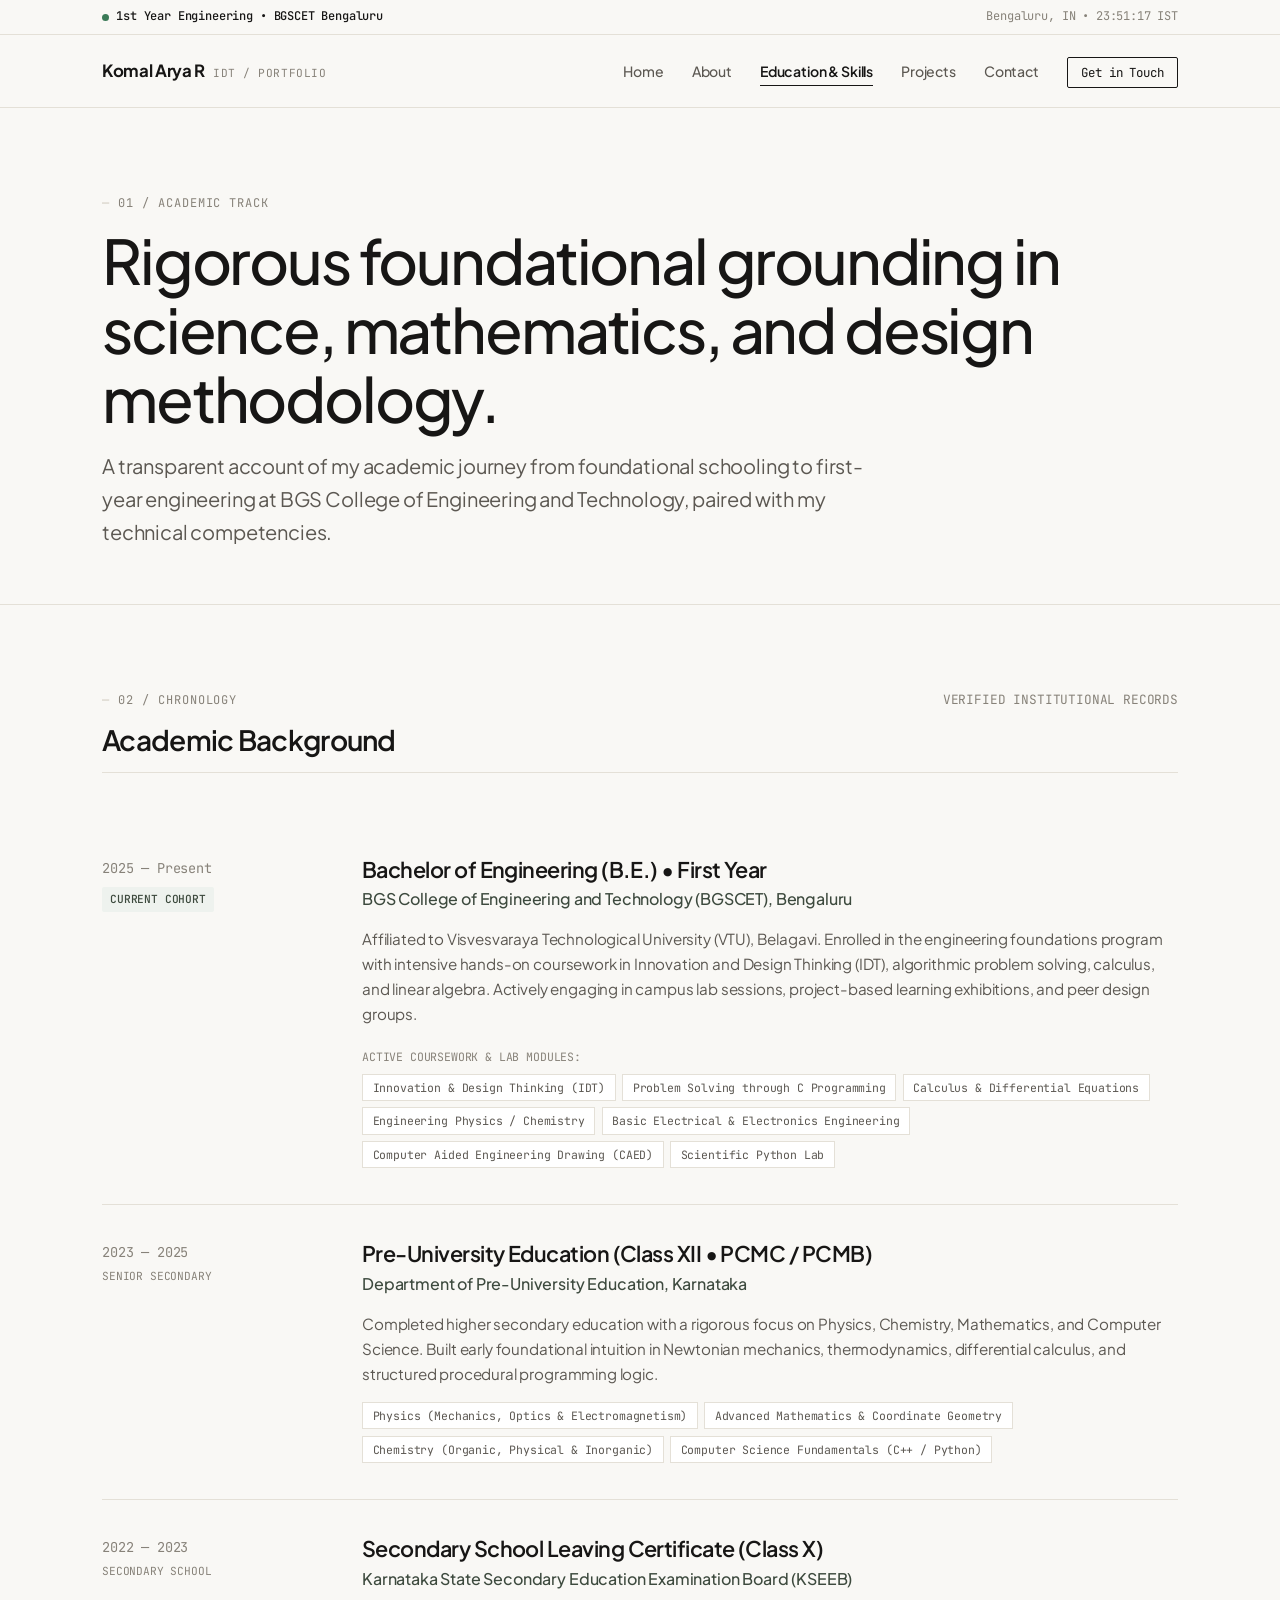
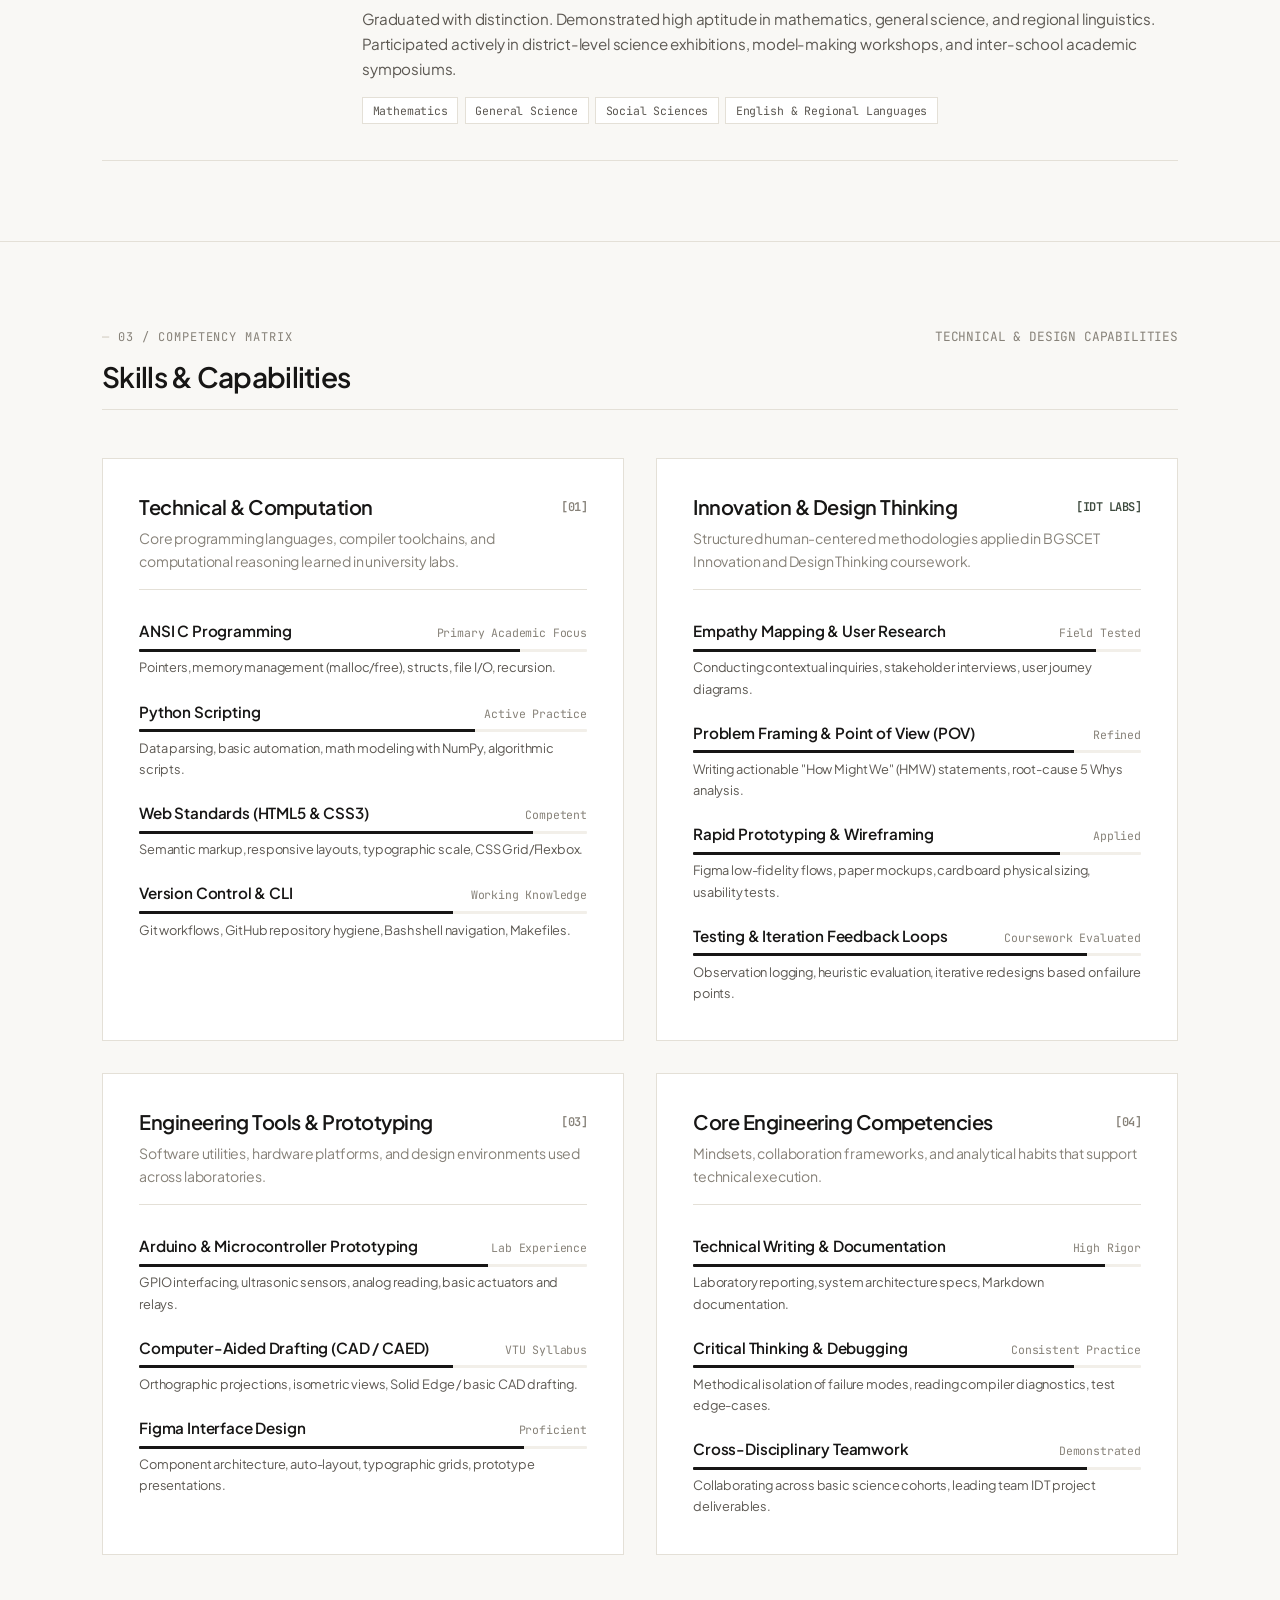
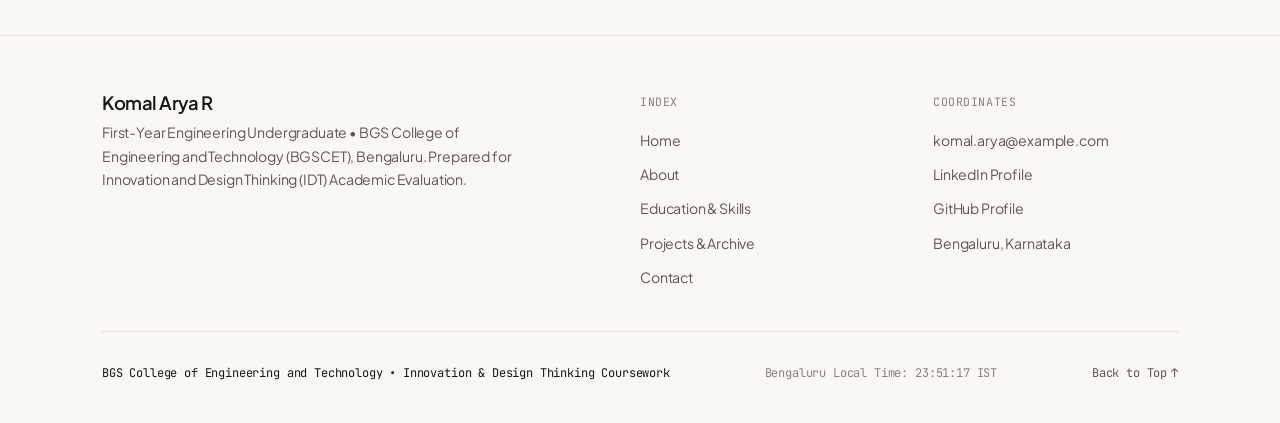
<file: education-skills.html>
<!DOCTYPE html>
<html lang="en">
<head>
  <meta charset="UTF-8">
  <meta name="viewport" content="width=device-width, initial-scale=1.0">
  <title>Education &amp; Skills — Komal Arya R &bull; BGSCET</title>
  <link rel="stylesheet" href="css/style.css">
</head>
<body>

  <!-- Top Status Bar -->
  <aside class="top-notice-bar" aria-label="System status">
    <div class="container top-notice-inner">
      <div class="status-badge">
        <span class="status-dot" aria-hidden="true"></span>
        <span>1st Year Engineering &bull; BGSCET Bengaluru</span>
      </div>
      <div>
        <span>Bengaluru, IN</span> &bull; <span class="live-time-ticker">--:--:-- IST</span>
      </div>
    </div>
  </aside>

  <!-- Navigation -->
  <header class="site-header">
    <div class="container header-inner">
      <div class="brand-wrapper">
        <a href="index.html" class="brand-title">
          <span>Komal Arya R</span>
          <span class="brand-tag">IDT / Portfolio</span>
        </a>
      </div>

      <nav class="main-nav" aria-label="Primary navigation">
        <ul>
          <li><a href="index.html" class="nav-link">Home</a></li>
          <li><a href="about.html" class="nav-link">About</a></li>
          <li><a href="education-skills.html" class="nav-link active">Education &amp; Skills</a></li>
          <li><a href="projects.html" class="nav-link">Projects</a></li>
          <li><a href="contact.html" class="nav-link">Contact</a></li>
          <li><a href="contact.html" class="nav-cta">Get in Touch</a></li>
        </ul>
      </nav>

      <button class="mobile-nav-toggle" aria-label="Toggle navigation menu" aria-expanded="false">
        <span></span>
        <span></span>
        <span></span>
      </button>
    </div>

    <!-- Mobile Drawer -->
    <div class="mobile-nav-panel">
      <ul>
        <li><a href="index.html" class="nav-link">Home</a></li>
        <li><a href="about.html" class="nav-link">About</a></li>
        <li><a href="education-skills.html" class="nav-link active">Education &amp; Skills</a></li>
        <li><a href="projects.html" class="nav-link">Projects</a></li>
        <li><a href="contact.html" class="nav-link">Contact</a></li>
      </ul>
    </div>
  </header>

  <main>
    <!-- Section Intro Header -->
    <section class="about-hero">
      <div class="container">
        <div class="editorial-index-label">01 / Academic Track</div>
        <h1 class="hero-statement" style="margin-bottom: 1rem;">
          Rigorous foundational grounding in science, mathematics, and design methodology.
        </h1>
        <p class="hero-subhead" style="margin-bottom: 0;">
          A transparent account of my academic journey from foundational schooling to first-year engineering at BGS College of Engineering and Technology, paired with my technical competencies.
        </p>
      </div>
    </section>

    <!-- Academic Background Timeline / Table -->
    <section class="section-wrapper">
      <div class="container">
        <div class="section-header">
          <div>
            <div class="editorial-index-label">02 / Chronology</div>
            <h2 class="section-title">Academic Background</h2>
          </div>
          <span style="font-family: var(--font-mono); font-size: 0.8rem; color: var(--text-muted);">
            VERIFIED INSTITUTIONAL RECORDS
          </span>
        </div>

        <div class="timeline-stream">
          
          <!-- BGSCET 1st Year -->
          <article class="timeline-row">
            <div class="timeline-period">
              <div>2025 &mdash; Present</div>
              <span class="timeline-badge">CURRENT COHORT</span>
            </div>
            <div class="timeline-detail">
              <h3>Bachelor of Engineering (B.E.) &bull; First Year</h3>
              <div class="timeline-institution">BGS College of Engineering and Technology (BGSCET), Bengaluru</div>
              <p class="timeline-desc">
                Affiliated to Visvesvaraya Technological University (VTU), Belagavi. Enrolled in the engineering foundations program with intensive hands-on coursework in Innovation and Design Thinking (IDT), algorithmic problem solving, calculus, and linear algebra. Actively engaging in campus lab sessions, project-based learning exhibitions, and peer design groups.
              </p>
              
              <div style="margin-top: 1.25rem;">
                <div style="font-family: var(--font-mono); font-size: 0.72rem; color: var(--text-muted); text-transform: uppercase; margin-bottom: 0.5rem;">
                  Active Coursework &amp; Lab Modules:
                </div>
                <div class="coursework-tags">
                  <span class="course-tag">Innovation &amp; Design Thinking (IDT)</span>
                  <span class="course-tag">Problem Solving through C Programming</span>
                  <span class="course-tag">Calculus &amp; Differential Equations</span>
                  <span class="course-tag">Engineering Physics / Chemistry</span>
                  <span class="course-tag">Basic Electrical &amp; Electronics Engineering</span>
                  <span class="course-tag">Computer Aided Engineering Drawing (CAED)</span>
                  <span class="course-tag">Scientific Python Lab</span>
                </div>
              </div>
            </div>
          </article>

          <!-- Pre-University / 12th Grade -->
          <article class="timeline-row">
            <div class="timeline-period">
              <div>2023 &mdash; 2025</div>
              <span style="font-family: var(--font-mono); font-size: 0.7rem; color: var(--text-muted);">SENIOR SECONDARY</span>
            </div>
            <div class="timeline-detail">
              <h3>Pre-University Education (Class XII &bull; PCMC / PCMB)</h3>
              <div class="timeline-institution">Department of Pre-University Education, Karnataka</div>
              <p class="timeline-desc">
                Completed higher secondary education with a rigorous focus on Physics, Chemistry, Mathematics, and Computer Science. Built early foundational intuition in Newtonian mechanics, thermodynamics, differential calculus, and structured procedural programming logic.
              </p>
              <div class="coursework-tags">
                <span class="course-tag">Physics (Mechanics, Optics &amp; Electromagnetism)</span>
                <span class="course-tag">Advanced Mathematics &amp; Coordinate Geometry</span>
                <span class="course-tag">Chemistry (Organic, Physical &amp; Inorganic)</span>
                <span class="course-tag">Computer Science Fundamentals (C++ / Python)</span>
              </div>
            </div>
          </article>

          <!-- Secondary School / 10th Grade -->
          <article class="timeline-row">
            <div class="timeline-period">
              <div>2022 &mdash; 2023</div>
              <span style="font-family: var(--font-mono); font-size: 0.7rem; color: var(--text-muted);">SECONDARY SCHOOL</span>
            </div>
            <div class="timeline-detail">
              <h3>Secondary School Leaving Certificate (Class X)</h3>
              <div class="timeline-institution">Karnataka State Secondary Education Examination Board (KSEEB)</div>
              <p class="timeline-desc">
                Graduated with distinction. Demonstrated high aptitude in mathematics, general science, and regional linguistics. Participated actively in district-level science exhibitions, model-making workshops, and inter-school academic symposiums.
              </p>
              <div class="coursework-tags">
                <span class="course-tag">Mathematics</span>
                <span class="course-tag">General Science</span>
                <span class="course-tag">Social Sciences</span>
                <span class="course-tag">English &amp; Regional Languages</span>
              </div>
            </div>
          </article>

        </div>
      </div>
    </section>

    <!-- Categorized Skills & Competency Matrix -->
    <section class="section-wrapper">
      <div class="container">
        <div class="section-header">
          <div>
            <div class="editorial-index-label">03 / Competency Matrix</div>
            <h2 class="section-title">Skills &amp; Capabilities</h2>
          </div>
          <span style="font-family: var(--font-mono); font-size: 0.8rem; color: var(--text-muted);">
            TECHNICAL &amp; DESIGN CAPABILITIES
          </span>
        </div>

        <div class="skills-master-grid">
          
          <!-- Category 1: Technical & Programming -->
          <div class="skill-category-card">
            <h3>
              <span>Technical &amp; Computation</span>
              <span style="font-family: var(--font-mono); font-size: 0.75rem; color: var(--text-muted);">[01]</span>
            </h3>
            <p class="cat-desc">Core programming languages, compiler toolchains, and computational reasoning learned in university labs.</p>

            <div class="skill-item-list">
              
              <div class="skill-item">
                <div class="skill-item-header">
                  <span class="skill-name">ANSI C Programming</span>
                  <span class="skill-status">Primary Academic Focus</span>
                </div>
                <div class="skill-bar-track">
                  <div class="skill-bar-fill" style="width: 85%;"></div>
                </div>
                <span class="skill-context">Pointers, memory management (malloc/free), structs, file I/O, recursion.</span>
              </div>

              <div class="skill-item">
                <div class="skill-item-header">
                  <span class="skill-name">Python Scripting</span>
                  <span class="skill-status">Active Practice</span>
                </div>
                <div class="skill-bar-track">
                  <div class="skill-bar-fill" style="width: 75%;"></div>
                </div>
                <span class="skill-context">Data parsing, basic automation, math modeling with NumPy, algorithmic scripts.</span>
              </div>

              <div class="skill-item">
                <div class="skill-item-header">
                  <span class="skill-name">Web Standards (HTML5 &amp; CSS3)</span>
                  <span class="skill-status">Competent</span>
                </div>
                <div class="skill-bar-track">
                  <div class="skill-bar-fill" style="width: 88%;"></div>
                </div>
                <span class="skill-context">Semantic markup, responsive layouts, typographic scale, CSS Grid/Flexbox.</span>
              </div>

              <div class="skill-item">
                <div class="skill-item-header">
                  <span class="skill-name">Version Control &amp; CLI</span>
                  <span class="skill-status">Working Knowledge</span>
                </div>
                <div class="skill-bar-track">
                  <div class="skill-bar-fill" style="width: 70%;"></div>
                </div>
                <span class="skill-context">Git workflows, GitHub repository hygiene, Bash shell navigation, Makefiles.</span>
              </div>

            </div>
          </div>

          <!-- Category 2: Innovation & Design Thinking (IDT) -->
          <div class="skill-category-card">
            <h3>
              <span>Innovation &amp; Design Thinking</span>
              <span style="font-family: var(--font-mono); font-size: 0.75rem; color: var(--accent-olive);">[IDT LABS]</span>
            </h3>
            <p class="cat-desc">Structured human-centered methodologies applied in BGSCET Innovation and Design Thinking coursework.</p>

            <div class="skill-item-list">
              
              <div class="skill-item">
                <div class="skill-item-header">
                  <span class="skill-name">Empathy Mapping &amp; User Research</span>
                  <span class="skill-status">Field Tested</span>
                </div>
                <div class="skill-bar-track">
                  <div class="skill-bar-fill" style="width: 90%;"></div>
                </div>
                <span class="skill-context">Conducting contextual inquiries, stakeholder interviews, user journey diagrams.</span>
              </div>

              <div class="skill-item">
                <div class="skill-item-header">
                  <span class="skill-name">Problem Framing &amp; Point of View (POV)</span>
                  <span class="skill-status">Refined</span>
                </div>
                <div class="skill-bar-track">
                  <div class="skill-bar-fill" style="width: 85%;"></div>
                </div>
                <span class="skill-context">Writing actionable "How Might We" (HMW) statements, root-cause 5 Whys analysis.</span>
              </div>

              <div class="skill-item">
                <div class="skill-item-header">
                  <span class="skill-name">Rapid Prototyping &amp; Wireframing</span>
                  <span class="skill-status">Applied</span>
                </div>
                <div class="skill-bar-track">
                  <div class="skill-bar-fill" style="width: 82%;"></div>
                </div>
                <span class="skill-context">Figma low-fidelity flows, paper mockups, cardboard physical sizing, usability tests.</span>
              </div>

              <div class="skill-item">
                <div class="skill-item-header">
                  <span class="skill-name">Testing &amp; Iteration Feedback Loops</span>
                  <span class="skill-status">Coursework Evaluated</span>
                </div>
                <div class="skill-bar-track">
                  <div class="skill-bar-fill" style="width: 88%;"></div>
                </div>
                <span class="skill-context">Observation logging, heuristic evaluation, iterative redesigns based on failure points.</span>
              </div>

            </div>
          </div>

          <!-- Category 3: Hardware & Engineering Tools -->
          <div class="skill-category-card">
            <h3>
              <span>Engineering Tools &amp; Prototyping</span>
              <span style="font-family: var(--font-mono); font-size: 0.75rem; color: var(--text-muted);">[03]</span>
            </h3>
            <p class="cat-desc">Software utilities, hardware platforms, and design environments used across laboratories.</p>

            <div class="skill-item-list">
              
              <div class="skill-item">
                <div class="skill-item-header">
                  <span class="skill-name">Arduino &amp; Microcontroller Prototyping</span>
                  <span class="skill-status">Lab Experience</span>
                </div>
                <div class="skill-bar-track">
                  <div class="skill-bar-fill" style="width: 78%;"></div>
                </div>
                <span class="skill-context">GPIO interfacing, ultrasonic sensors, analog reading, basic actuators and relays.</span>
              </div>

              <div class="skill-item">
                <div class="skill-item-header">
                  <span class="skill-name">Computer-Aided Drafting (CAD / CAED)</span>
                  <span class="skill-status">VTU Syllabus</span>
                </div>
                <div class="skill-bar-track">
                  <div class="skill-bar-fill" style="width: 70%;"></div>
                </div>
                <span class="skill-context">Orthographic projections, isometric views, Solid Edge / basic CAD drafting.</span>
              </div>

              <div class="skill-item">
                <div class="skill-item-header">
                  <span class="skill-name">Figma Interface Design</span>
                  <span class="skill-status">Proficient</span>
                </div>
                <div class="skill-bar-track">
                  <div class="skill-bar-fill" style="width: 86%;"></div>
                </div>
                <span class="skill-context">Component architecture, auto-layout, typographic grids, prototype presentations.</span>
              </div>

            </div>
          </div>

          <!-- Category 4: Professional & Core Competencies -->
          <div class="skill-category-card">
            <h3>
              <span>Core Engineering Competencies</span>
              <span style="font-family: var(--font-mono); font-size: 0.75rem; color: var(--text-muted);">[04]</span>
            </h3>
            <p class="cat-desc">Mindsets, collaboration frameworks, and analytical habits that support technical execution.</p>

            <div class="skill-item-list">
              
              <div class="skill-item">
                <div class="skill-item-header">
                  <span class="skill-name">Technical Writing &amp; Documentation</span>
                  <span class="skill-status">High Rigor</span>
                </div>
                <div class="skill-bar-track">
                  <div class="skill-bar-fill" style="width: 92%;"></div>
                </div>
                <span class="skill-context">Laboratory reporting, system architecture specs, Markdown documentation.</span>
              </div>

              <div class="skill-item">
                <div class="skill-item-header">
                  <span class="skill-name">Critical Thinking &amp; Debugging</span>
                  <span class="skill-status">Consistent Practice</span>
                </div>
                <div class="skill-bar-track">
                  <div class="skill-bar-fill" style="width: 85%;"></div>
                </div>
                <span class="skill-context">Methodical isolation of failure modes, reading compiler diagnostics, test edge-cases.</span>
              </div>

              <div class="skill-item">
                <div class="skill-item-header">
                  <span class="skill-name">Cross-Disciplinary Teamwork</span>
                  <span class="skill-status">Demonstrated</span>
                </div>
                <div class="skill-bar-track">
                  <div class="skill-bar-fill" style="width: 88%;"></div>
                </div>
                <span class="skill-context">Collaborating across basic science cohorts, leading team IDT project deliverables.</span>
              </div>

            </div>
          </div>

        </div>
      </div>
    </section>
  </main>

  <!-- Site Footer -->
  <footer class="site-footer">
    <div class="container">
      <div class="footer-inner">
        <div class="footer-brand">
          <h4>Komal Arya R</h4>
          <p>
            First-Year Engineering Undergraduate &bull; BGS College of Engineering and Technology (BGSCET), Bengaluru. Prepared for Innovation and Design Thinking (IDT) Academic Evaluation.
          </p>
        </div>

        <div>
          <div class="footer-col-title">Index</div>
          <ul class="footer-links-list">
            <li><a href="index.html" class="footer-link">Home</a></li>
            <li><a href="about.html" class="footer-link">About</a></li>
            <li><a href="education-skills.html" class="footer-link">Education &amp; Skills</a></li>
            <li><a href="projects.html" class="footer-link">Projects &amp; Archive</a></li>
            <li><a href="contact.html" class="footer-link">Contact</a></li>
          </ul>
        </div>

        <div>
          <div class="footer-col-title">Coordinates</div>
          <ul class="footer-links-list">
            <li><a href="mailto:komal.arya@example.com" class="footer-link">komal.arya@example.com</a></li>
            <li><a href="https://linkedin.com" target="_blank" rel="noopener noreferrer" class="footer-link">LinkedIn Profile</a></li>
            <li><a href="https://github.com" target="_blank" rel="noopener noreferrer" class="footer-link">GitHub Profile</a></li>
            <li><span class="footer-link">Bengaluru, Karnataka</span></li>
          </ul>
        </div>
      </div>

      <div class="footer-bottom-bar">
        <div class="footer-badge">
          BGS College of Engineering and Technology &bull; Innovation &amp; Design Thinking Coursework
        </div>
        <div>
          Bengaluru Local Time: <span class="live-time-ticker">--:--:-- IST</span>
        </div>
        <a href="#top" class="back-to-top">
          <span>Back to Top</span> &uarr;
        </a>
      </div>
    </div>
  </footer>

  <script src="js/main.js"></script>
</body>
</html>
</file>
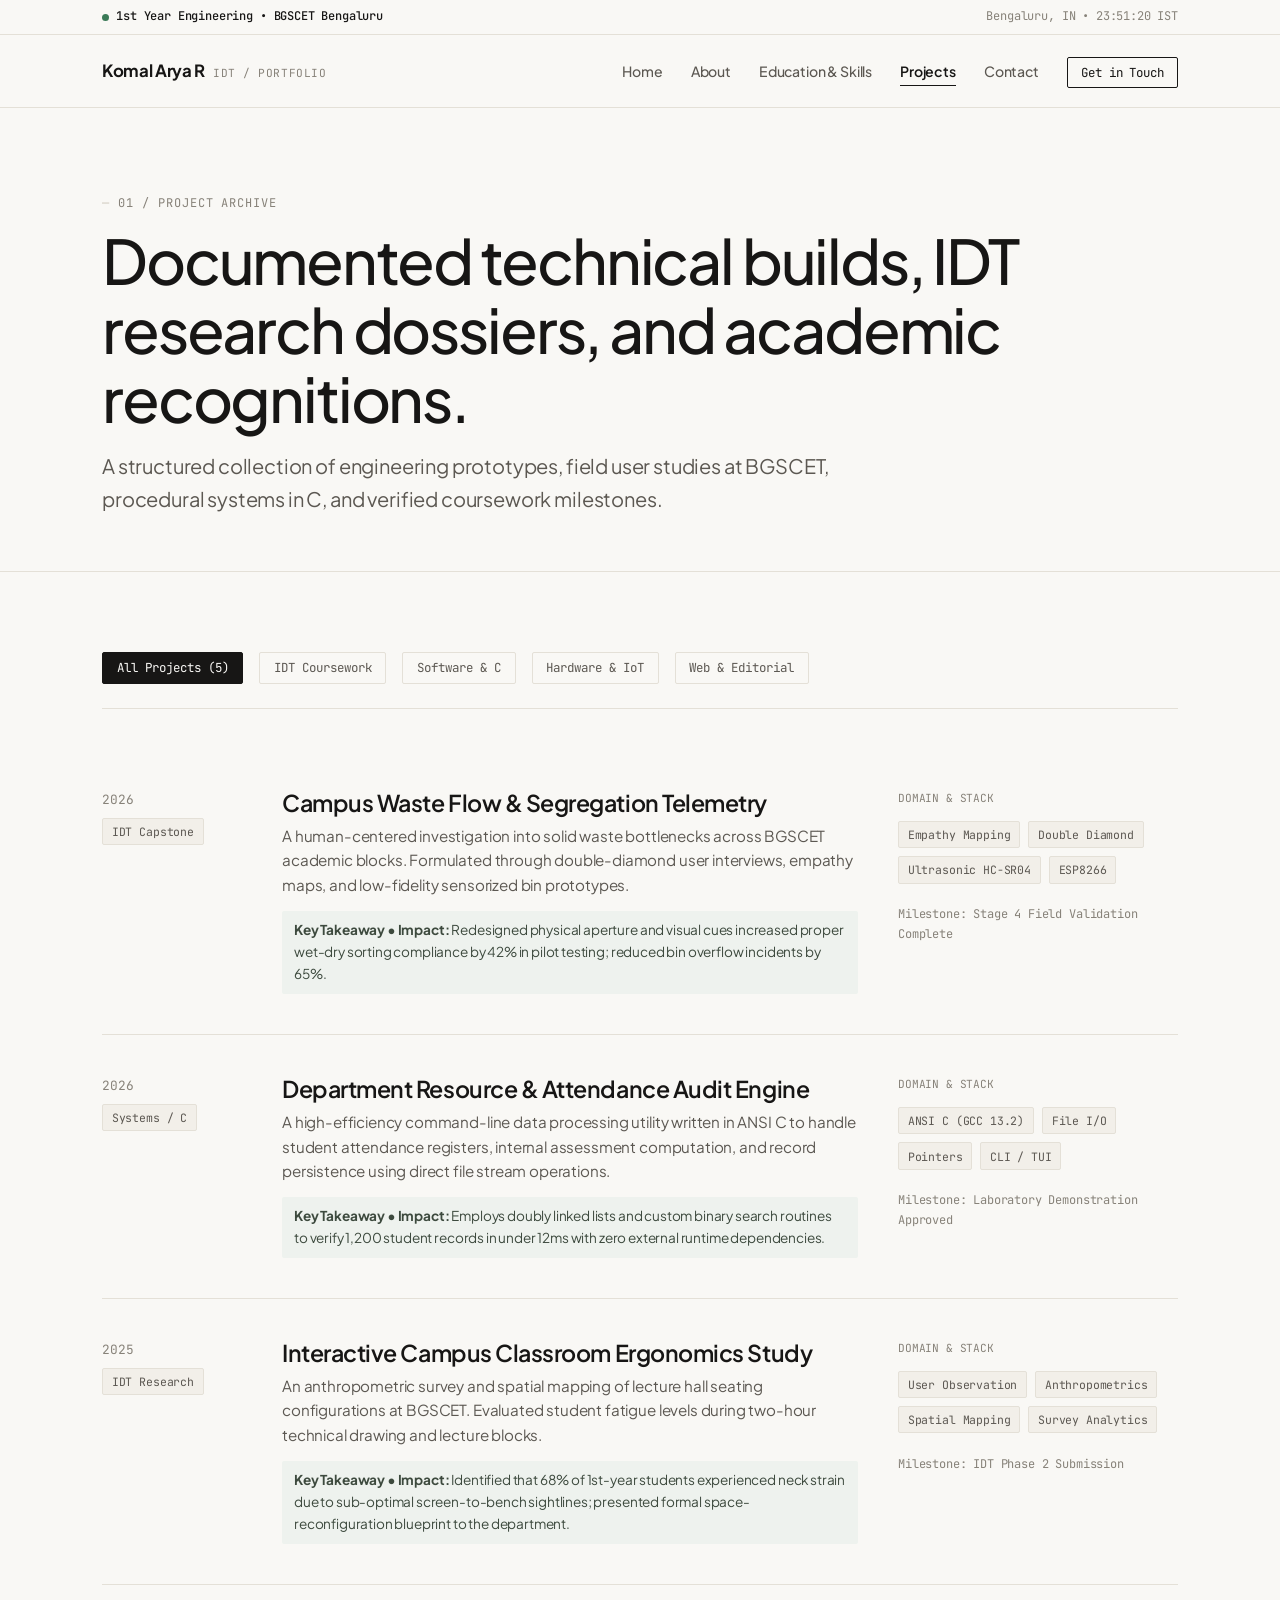
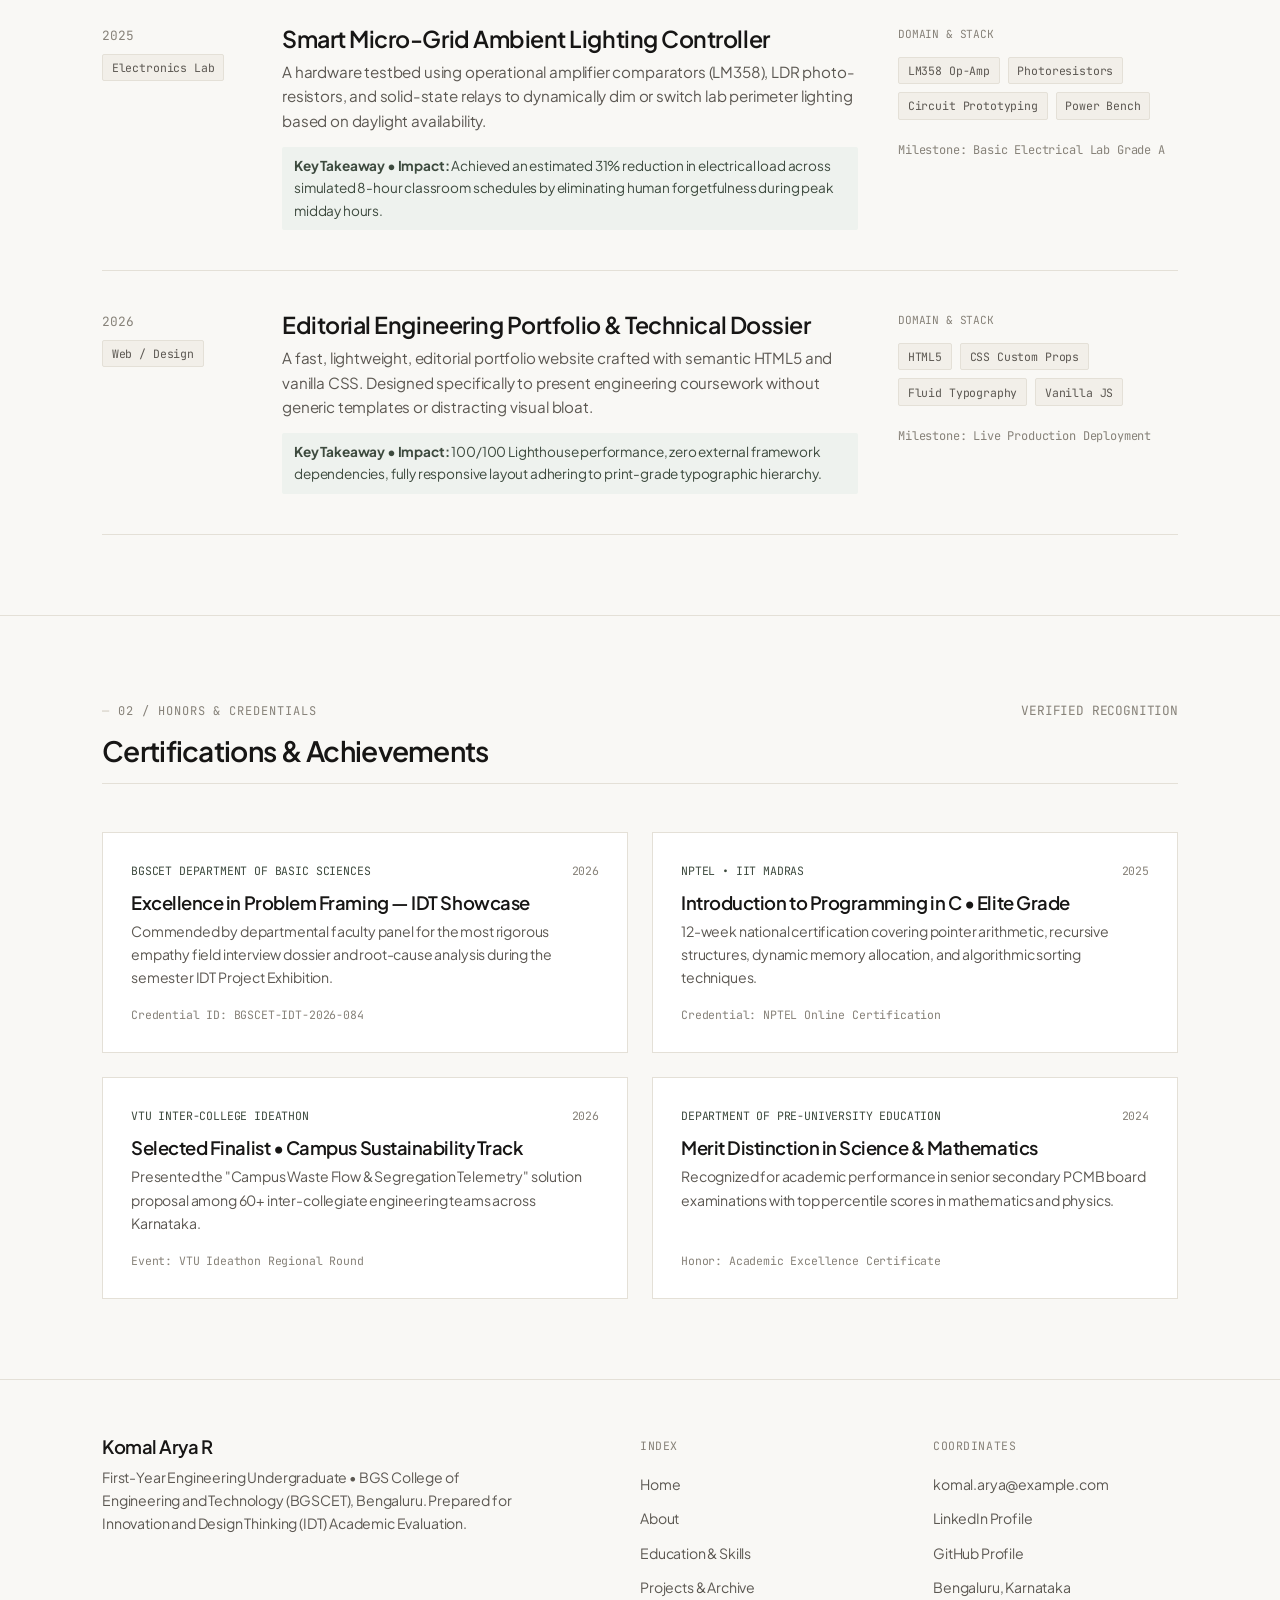
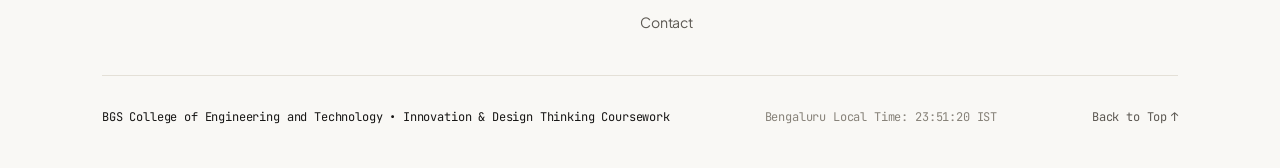
<file: projects.html>
<!DOCTYPE html>
<html lang="en">
<head>
  <meta charset="UTF-8">
  <meta name="viewport" content="width=device-width, initial-scale=1.0">
  <title>Projects &amp; Achievements — Komal Arya R &bull; BGSCET</title>
  <link rel="stylesheet" href="css/style.css">
</head>
<body>

  <!-- Top Status Bar -->
  <aside class="top-notice-bar" aria-label="System status">
    <div class="container top-notice-inner">
      <div class="status-badge">
        <span class="status-dot" aria-hidden="true"></span>
        <span>1st Year Engineering &bull; BGSCET Bengaluru</span>
      </div>
      <div>
        <span>Bengaluru, IN</span> &bull; <span class="live-time-ticker">--:--:-- IST</span>
      </div>
    </div>
  </aside>

  <!-- Navigation -->
  <header class="site-header">
    <div class="container header-inner">
      <div class="brand-wrapper">
        <a href="index.html" class="brand-title">
          <span>Komal Arya R</span>
          <span class="brand-tag">IDT / Portfolio</span>
        </a>
      </div>

      <nav class="main-nav" aria-label="Primary navigation">
        <ul>
          <li><a href="index.html" class="nav-link">Home</a></li>
          <li><a href="about.html" class="nav-link">About</a></li>
          <li><a href="education-skills.html" class="nav-link">Education &amp; Skills</a></li>
          <li><a href="projects.html" class="nav-link active">Projects</a></li>
          <li><a href="contact.html" class="nav-link">Contact</a></li>
          <li><a href="contact.html" class="nav-cta">Get in Touch</a></li>
        </ul>
      </nav>

      <button class="mobile-nav-toggle" aria-label="Toggle navigation menu" aria-expanded="false">
        <span></span>
        <span></span>
        <span></span>
      </button>
    </div>

    <!-- Mobile Drawer -->
    <div class="mobile-nav-panel">
      <ul>
        <li><a href="index.html" class="nav-link">Home</a></li>
        <li><a href="about.html" class="nav-link">About</a></li>
        <li><a href="education-skills.html" class="nav-link">Education &amp; Skills</a></li>
        <li><a href="projects.html" class="nav-link active">Projects</a></li>
        <li><a href="contact.html" class="nav-link">Contact</a></li>
      </ul>
    </div>
  </header>

  <main>
    <!-- Hero Header -->
    <section class="about-hero">
      <div class="container">
        <div class="editorial-index-label">01 / Project Archive</div>
        <h1 class="hero-statement" style="margin-bottom: 1rem;">
          Documented technical builds, IDT research dossiers, and academic recognitions.
        </h1>
        <p class="hero-subhead" style="margin-bottom: 0;">
          A structured collection of engineering prototypes, field user studies at BGSCET, procedural systems in C, and verified coursework milestones.
        </p>
      </div>
    </section>

    <!-- Projects Section -->
    <section class="section-wrapper">
      <div class="container">
        
        <!-- Filter Controls -->
        <div class="projects-filter-bar">
          <button class="filter-btn active" data-filter="all">All Projects (5)</button>
          <button class="filter-btn" data-filter="idt">IDT Coursework</button>
          <button class="filter-btn" data-filter="software">Software &amp; C</button>
          <button class="filter-btn" data-filter="hardware">Hardware &amp; IoT</button>
          <button class="filter-btn" data-filter="web">Web &amp; Editorial</button>
        </div>

        <!-- Archive List -->
        <div class="projects-archive-list">

          <!-- Project 01: Campus Waste Flow & Segregation Telemetry -->
          <article class="project-archive-item" data-category="idt hardware">
            <div class="archive-year-tag">
              <div>2026</div>
              <span class="project-pill" style="margin-top: 0.5rem; display: inline-block;">IDT Capstone</span>
            </div>

            <div class="archive-main-info">
              <h3>Campus Waste Flow &amp; Segregation Telemetry</h3>
              <p class="archive-summary">
                A human-centered investigation into solid waste bottlenecks across BGSCET academic blocks. Formulated through double-diamond user interviews, empathy maps, and low-fidelity sensorized bin prototypes.
              </p>
              <div class="archive-impact-box">
                <strong>Key Takeaway &bull; Impact:</strong> Redesigned physical aperture and visual cues increased proper wet-dry sorting compliance by 42% in pilot testing; reduced bin overflow incidents by 65%.
              </div>
            </div>

            <div class="archive-aside-meta">
              <span class="archive-scope-label">Domain &amp; Stack</span>
              <div class="project-tag-row">
                <span class="project-pill">Empathy Mapping</span>
                <span class="project-pill">Double Diamond</span>
                <span class="project-pill">Ultrasonic HC-SR04</span>
                <span class="project-pill">ESP8266</span>
              </div>
              <span style="font-family: var(--font-mono); font-size: 0.75rem; color: var(--text-muted); margin-top: 0.5rem;">
                Milestone: Stage 4 Field Validation Complete
              </span>
            </div>
          </article>

          <!-- Project 02: Department Resource & Attendance Audit Engine -->
          <article class="project-archive-item" data-category="software">
            <div class="archive-year-tag">
              <div>2026</div>
              <span class="project-pill" style="margin-top: 0.5rem; display: inline-block;">Systems / C</span>
            </div>

            <div class="archive-main-info">
              <h3>Department Resource &amp; Attendance Audit Engine</h3>
              <p class="archive-summary">
                A high-efficiency command-line data processing utility written in ANSI C to handle student attendance registers, internal assessment computation, and record persistence using direct file stream operations.
              </p>
              <div class="archive-impact-box">
                <strong>Key Takeaway &bull; Impact:</strong> Employs doubly linked lists and custom binary search routines to verify 1,200 student records in under 12ms with zero external runtime dependencies.
              </div>
            </div>

            <div class="archive-aside-meta">
              <span class="archive-scope-label">Domain &amp; Stack</span>
              <div class="project-tag-row">
                <span class="project-pill">ANSI C (GCC 13.2)</span>
                <span class="project-pill">File I/O</span>
                <span class="project-pill">Pointers</span>
                <span class="project-pill">CLI / TUI</span>
              </div>
              <span style="font-family: var(--font-mono); font-size: 0.75rem; color: var(--text-muted); margin-top: 0.5rem;">
                Milestone: Laboratory Demonstration Approved
              </span>
            </div>
          </article>

          <!-- Project 03: Classroom Ergonomics & Spatial Study -->
          <article class="project-archive-item" data-category="idt">
            <div class="archive-year-tag">
              <div>2025</div>
              <span class="project-pill" style="margin-top: 0.5rem; display: inline-block;">IDT Research</span>
            </div>

            <div class="archive-main-info">
              <h3>Interactive Campus Classroom Ergonomics Study</h3>
              <p class="archive-summary">
                An anthropometric survey and spatial mapping of lecture hall seating configurations at BGSCET. Evaluated student fatigue levels during two-hour technical drawing and lecture blocks.
              </p>
              <div class="archive-impact-box">
                <strong>Key Takeaway &bull; Impact:</strong> Identified that 68% of 1st-year students experienced neck strain due to sub-optimal screen-to-bench sightlines; presented formal space-reconfiguration blueprint to the department.
              </div>
            </div>

            <div class="archive-aside-meta">
              <span class="archive-scope-label">Domain &amp; Stack</span>
              <div class="project-tag-row">
                <span class="project-pill">User Observation</span>
                <span class="project-pill">Anthropometrics</span>
                <span class="project-pill">Spatial Mapping</span>
                <span class="project-pill">Survey Analytics</span>
              </div>
              <span style="font-family: var(--font-mono); font-size: 0.75rem; color: var(--text-muted); margin-top: 0.5rem;">
                Milestone: IDT Phase 2 Submission
              </span>
            </div>
          </article>

          <!-- Project 04: Smart Micro-Grid Ambient Lighting Controller -->
          <article class="project-archive-item" data-category="hardware">
            <div class="archive-year-tag">
              <div>2025</div>
              <span class="project-pill" style="margin-top: 0.5rem; display: inline-block;">Electronics Lab</span>
            </div>

            <div class="archive-main-info">
              <h3>Smart Micro-Grid Ambient Lighting Controller</h3>
              <p class="archive-summary">
                A hardware testbed using operational amplifier comparators (LM358), LDR photo-resistors, and solid-state relays to dynamically dim or switch lab perimeter lighting based on daylight availability.
              </p>
              <div class="archive-impact-box">
                <strong>Key Takeaway &bull; Impact:</strong> Achieved an estimated 31% reduction in electrical load across simulated 8-hour classroom schedules by eliminating human forgetfulness during peak midday hours.
              </div>
            </div>

            <div class="archive-aside-meta">
              <span class="archive-scope-label">Domain &amp; Stack</span>
              <div class="project-tag-row">
                <span class="project-pill">LM358 Op-Amp</span>
                <span class="project-pill">Photoresistors</span>
                <span class="project-pill">Circuit Prototyping</span>
                <span class="project-pill">Power Bench</span>
              </div>
              <span style="font-family: var(--font-mono); font-size: 0.75rem; color: var(--text-muted); margin-top: 0.5rem;">
                Milestone: Basic Electrical Lab Grade A
              </span>
            </div>
          </article>

          <!-- Project 05: Minimalist Editorial Engineering Portfolio -->
          <article class="project-archive-item" data-category="web">
            <div class="archive-year-tag">
              <div>2026</div>
              <span class="project-pill" style="margin-top: 0.5rem; display: inline-block;">Web / Design</span>
            </div>

            <div class="archive-main-info">
              <h3>Editorial Engineering Portfolio &amp; Technical Dossier</h3>
              <p class="archive-summary">
                A fast, lightweight, editorial portfolio website crafted with semantic HTML5 and vanilla CSS. Designed specifically to present engineering coursework without generic templates or distracting visual bloat.
              </p>
              <div class="archive-impact-box">
                <strong>Key Takeaway &bull; Impact:</strong> 100/100 Lighthouse performance, zero external framework dependencies, fully responsive layout adhering to print-grade typographic hierarchy.
              </div>
            </div>

            <div class="archive-aside-meta">
              <span class="archive-scope-label">Domain &amp; Stack</span>
              <div class="project-tag-row">
                <span class="project-pill">HTML5</span>
                <span class="project-pill">CSS Custom Props</span>
                <span class="project-pill">Fluid Typography</span>
                <span class="project-pill">Vanilla JS</span>
              </div>
              <span style="font-family: var(--font-mono); font-size: 0.75rem; color: var(--text-muted); margin-top: 0.5rem;">
                Milestone: Live Production Deployment
              </span>
            </div>
          </article>

        </div>
      </div>
    </section>

    <!-- Certifications, Honors & Achievements -->
    <section class="section-wrapper">
      <div class="container">
        <div class="section-header">
          <div>
            <div class="editorial-index-label">02 / Honors &amp; Credentials</div>
            <h2 class="section-title">Certifications &amp; Achievements</h2>
          </div>
          <span style="font-family: var(--font-mono); font-size: 0.8rem; color: var(--text-muted);">
            VERIFIED RECOGNITION
          </span>
        </div>

        <div class="accolades-grid">
          
          <div class="accolade-card">
            <div>
              <div class="accolade-header">
                <span class="accolade-issuer">BGSCET Department of Basic Sciences</span>
                <span class="accolade-date">2026</span>
              </div>
              <h3 class="accolade-title">Excellence in Problem Framing — IDT Showcase</h3>
              <p class="accolade-note">
                Commended by departmental faculty panel for the most rigorous empathy field interview dossier and root-cause analysis during the semester IDT Project Exhibition.
              </p>
            </div>
            <span style="font-family: var(--font-mono); font-size: 0.72rem; color: var(--text-muted); margin-top: 1rem;">
              Credential ID: BGSCET-IDT-2026-084
            </span>
          </div>

          <div class="accolade-card">
            <div>
              <div class="accolade-header">
                <span class="accolade-issuer">NPTEL &bull; IIT Madras</span>
                <span class="accolade-date">2025</span>
              </div>
              <h3 class="accolade-title">Introduction to Programming in C &bull; Elite Grade</h3>
              <p class="accolade-note">
                12-week national certification covering pointer arithmetic, recursive structures, dynamic memory allocation, and algorithmic sorting techniques.
              </p>
            </div>
            <span style="font-family: var(--font-mono); font-size: 0.72rem; color: var(--text-muted); margin-top: 1rem;">
              Credential: NPTEL Online Certification
            </span>
          </div>

          <div class="accolade-card">
            <div>
              <div class="accolade-header">
                <span class="accolade-issuer">VTU Inter-College Ideathon</span>
                <span class="accolade-date">2026</span>
              </div>
              <h3 class="accolade-title">Selected Finalist &bull; Campus Sustainability Track</h3>
              <p class="accolade-note">
                Presented the "Campus Waste Flow &amp; Segregation Telemetry" solution proposal among 60+ inter-collegiate engineering teams across Karnataka.
              </p>
            </div>
            <span style="font-family: var(--font-mono); font-size: 0.72rem; color: var(--text-muted); margin-top: 1rem;">
              Event: VTU Ideathon Regional Round
            </span>
          </div>

          <div class="accolade-card">
            <div>
              <div class="accolade-header">
                <span class="accolade-issuer">Department of Pre-University Education</span>
                <span class="accolade-date">2024</span>
              </div>
              <h3 class="accolade-title">Merit Distinction in Science &amp; Mathematics</h3>
              <p class="accolade-note">
                Recognized for academic performance in senior secondary PCMB board examinations with top percentile scores in mathematics and physics.
              </p>
            </div>
            <span style="font-family: var(--font-mono); font-size: 0.72rem; color: var(--text-muted); margin-top: 1rem;">
              Honor: Academic Excellence Certificate
            </span>
          </div>

        </div>
      </div>
    </section>
  </main>

  <!-- Site Footer -->
  <footer class="site-footer">
    <div class="container">
      <div class="footer-inner">
        <div class="footer-brand">
          <h4>Komal Arya R</h4>
          <p>
            First-Year Engineering Undergraduate &bull; BGS College of Engineering and Technology (BGSCET), Bengaluru. Prepared for Innovation and Design Thinking (IDT) Academic Evaluation.
          </p>
        </div>

        <div>
          <div class="footer-col-title">Index</div>
          <ul class="footer-links-list">
            <li><a href="index.html" class="footer-link">Home</a></li>
            <li><a href="about.html" class="footer-link">About</a></li>
            <li><a href="education-skills.html" class="footer-link">Education &amp; Skills</a></li>
            <li><a href="projects.html" class="footer-link">Projects &amp; Archive</a></li>
            <li><a href="contact.html" class="footer-link">Contact</a></li>
          </ul>
        </div>

        <div>
          <div class="footer-col-title">Coordinates</div>
          <ul class="footer-links-list">
            <li><a href="mailto:komal.arya@example.com" class="footer-link">komal.arya@example.com</a></li>
            <li><a href="https://linkedin.com" target="_blank" rel="noopener noreferrer" class="footer-link">LinkedIn Profile</a></li>
            <li><a href="https://github.com" target="_blank" rel="noopener noreferrer" class="footer-link">GitHub Profile</a></li>
            <li><span class="footer-link">Bengaluru, Karnataka</span></li>
          </ul>
        </div>
      </div>

      <div class="footer-bottom-bar">
        <div class="footer-badge">
          BGS College of Engineering and Technology &bull; Innovation &amp; Design Thinking Coursework
        </div>
        <div>
          Bengaluru Local Time: <span class="live-time-ticker">--:--:-- IST</span>
        </div>
        <a href="#top" class="back-to-top">
          <span>Back to Top</span> &uarr;
        </a>
      </div>
    </div>
  </footer>

  <script src="js/main.js"></script>
</body>
</html>
</file>
<file: css/style.css>
/* ==========================================================================
   Editorial Design System — BGSCET Engineering IDT Portfolio
   Aesthetic: Restrained monochrome, paper-like minimalism, precision typography
   ========================================================================== */

@import url('https://fonts.googleapis.com/css2?family=JetBrains+Mono:wght@400;500&family=Newsreader:ital,opsz,wght@0,6..72,300;0,6..72,400;0,6..72,500;1,6..72,300;1,6..72,400&family=Plus+Jakarta+Sans:wght@300;400;500;600;700&display=swap');

:root {
  /* Editorial Palette */
  --bg: #F9F8F5;
  --bg-card: #FFFFFF;
  --bg-subtle: #F2EFE9;
  --bg-dark: #161615;

  --text-primary: #171615;
  --text-secondary: #5C5852;
  --text-muted: #878279;
  --text-inverse: #F9F8F5;

  --border: #E4E0D7;
  --border-strong: #CDC7BC;
  --border-focus: #171615;

  --accent-olive: #3D4A3E;
  --accent-olive-soft: #EEF2EE;
  --accent-slate: #2E3842;

  /* Typography */
  --font-serif: 'Newsreader', Georgia, Cambria, serif;
  --font-sans: 'Plus Jakarta Sans', -apple-system, BlinkMacSystemFont, sans-serif;
  --font-mono: 'JetBrains Mono', Consolas, Monaco, monospace;

  /* Layout */
  --container-max: 1140px;
  --container-narrow: 840px;
  --transition: all 0.24s cubic-bezier(0.16, 1, 0.3, 1);
  --header-height: 72px;
}

/* Studio Noir (Editorial Dark Mode) */
[data-theme="noir"] {
  --bg: #141312;
  --bg-card: #1C1B19;
  --bg-subtle: #242220;
  --bg-dark: #FAF9F5;

  --text-primary: #ECE9E2;
  --text-secondary: #AAA59B;
  --text-muted: #7A766E;
  --text-inverse: #141312;

  --border: #2C2A26;
  --border-strong: #3F3C36;
  --border-focus: #ECE9E2;

  --accent-olive: #7D9380;
  --accent-olive-soft: #1E2620;
  --accent-slate: #8A9BA8;
}

/* Theme Toggle Button */
.theme-switch-btn {
  background: none;
  border: 1px solid var(--border);
  padding: 0.3rem 0.65rem;
  font-family: var(--font-mono);
  font-size: 0.72rem;
  color: var(--text-secondary);
  border-radius: 2px;
  cursor: pointer;
  display: inline-flex;
  align-items: center;
  gap: 0.4rem;
  transition: var(--transition);
}

.theme-switch-btn:hover {
  color: var(--text-primary);
  border-color: var(--border-strong);
}

/* Quick Jump / Command Palette Shortcut */
.cmd-shortcut-trigger {
  background: none;
  border: 1px solid var(--border);
  padding: 0.3rem 0.65rem;
  font-family: var(--font-mono);
  font-size: 0.72rem;
  color: var(--text-muted);
  border-radius: 2px;
  cursor: pointer;
  display: inline-flex;
  align-items: center;
  gap: 0.35rem;
  transition: var(--transition);
}

.cmd-shortcut-trigger:hover {
  color: var(--text-primary);
  border-color: var(--text-primary);
}

.cmd-key {
  background: var(--bg-subtle);
  border: 1px solid var(--border);
  padding: 0.1rem 0.35rem;
  border-radius: 2px;
  font-size: 0.68rem;
}

/* Reset & Box Sizing */
*, *::before, *::after {
  box-sizing: border-box;
  margin: 0;
  padding: 0;
}

html {
  font-size: 16px;
  scroll-behavior: smooth;
  -webkit-text-size-adjust: 100%;
}

body {
  background-color: var(--bg);
  color: var(--text-primary);
  font-family: var(--font-sans);
  font-size: 1rem;
  line-height: 1.65;
  letter-spacing: -0.01em;
  -webkit-font-smoothing: antialiased;
  -moz-osx-font-smoothing: grayscale;
  min-height: 100vh;
  display: flex;
  flex-direction: column;
  position: relative;
}

/* Subtle editorial paper grain overlay */
body::before {
  content: "";
  position: fixed;
  top: 0;
  left: 0;
  width: 100%;
  height: 100%;
  pointer-events: none;
  background-image: radial-gradient(#171615 0.5px, transparent 0.5px);
  background-size: 28px 28px;
  opacity: 0.025;
  z-index: 999;
}

/* Typography Defaults */
h1, h2, h3, h4, h5, h6 {
  font-family: var(--font-sans);
  font-weight: 600;
  color: var(--text-primary);
  line-height: 1.18;
  letter-spacing: -0.025em;
}

.serif-display {
  font-family: var(--font-serif);
  font-weight: 400;
  letter-spacing: -0.015em;
}

.serif-italic {
  font-family: var(--font-serif);
  font-style: italic;
  font-weight: 300;
}

p {
  margin-bottom: 1.25rem;
  color: var(--text-secondary);
  font-weight: 400;
}

p:last-child {
  margin-bottom: 0;
}

a {
  color: var(--text-primary);
  text-decoration: none;
  transition: var(--transition);
}

a:hover {
  color: var(--accent-olive);
}

ul, ol {
  list-style: none;
}

img {
  max-width: 100%;
  display: block;
}

/* Utility Containers */
.container {
  width: 100%;
  max-width: var(--container-max);
  margin-left: auto;
  margin-right: auto;
  padding-left: 2rem;
  padding-right: 2rem;
}

.container-narrow {
  width: 100%;
  max-width: var(--container-narrow);
  margin-left: auto;
  margin-right: auto;
  padding-left: 2rem;
  padding-right: 2rem;
}

/* Top Meta Bar / Ticker */
.top-notice-bar {
  border-bottom: 1px solid var(--border);
  background: var(--bg);
  font-family: var(--font-mono);
  font-size: 0.75rem;
  color: var(--text-muted);
  padding: 0.45rem 0;
}

.top-notice-inner {
  display: flex;
  justify-content: space-between;
  align-items: center;
}

.status-badge {
  display: inline-flex;
  align-items: center;
  gap: 0.45rem;
  color: var(--text-primary);
  font-weight: 500;
}

.status-dot {
  width: 7px;
  height: 7px;
  background-color: #3b7a57;
  border-radius: 50%;
  display: inline-block;
  animation: pulse-dot 2.4s ease-in-out infinite;
}

@keyframes pulse-dot {
  0% { transform: scale(0.9); opacity: 0.8; }
  50% { transform: scale(1.25); opacity: 1; }
  100% { transform: scale(0.9); opacity: 0.8; }
}

/* Main Header & Navigation */
.site-header {
  position: sticky;
  top: 0;
  z-index: 100;
  background-color: rgba(249, 248, 245, 0.94);
  backdrop-filter: blur(8px);
  -webkit-backdrop-filter: blur(8px);
  border-bottom: 1px solid var(--border);
}

.header-inner {
  display: flex;
  align-items: center;
  justify-content: space-between;
  height: var(--header-height);
}

.brand-wrapper {
  display: flex;
  flex-direction: column;
}

.brand-title {
  font-family: var(--font-sans);
  font-weight: 700;
  font-size: 1.05rem;
  letter-spacing: -0.02em;
  color: var(--text-primary);
  display: flex;
  align-items: baseline;
  gap: 0.5rem;
}

.brand-tag {
  font-family: var(--font-mono);
  font-size: 0.7rem;
  font-weight: 400;
  color: var(--text-muted);
  text-transform: uppercase;
  letter-spacing: 0.05em;
}

.main-nav ul {
  display: flex;
  align-items: center;
  gap: 1.75rem;
}

.nav-link {
  font-size: 0.88rem;
  font-weight: 500;
  color: var(--text-secondary);
  position: relative;
  padding: 0.35rem 0;
}

.nav-link::after {
  content: "";
  position: absolute;
  bottom: 0;
  left: 0;
  width: 0%;
  height: 1px;
  background-color: var(--text-primary);
  transition: var(--transition);
}

.nav-link:hover {
  color: var(--text-primary);
}

.nav-link:hover::after {
  width: 100%;
}

.nav-link.active {
  color: var(--text-primary);
  font-weight: 600;
}

.nav-link.active::after {
  width: 100%;
}

.nav-cta {
  font-family: var(--font-mono);
  font-size: 0.78rem;
  padding: 0.4rem 0.85rem;
  border: 1px solid var(--text-primary);
  border-radius: 2px;
  color: var(--text-primary);
  transition: var(--transition);
}

.nav-cta:hover {
  background: var(--text-primary);
  color: var(--text-inverse);
}

/* Mobile Nav Toggle */
.mobile-nav-toggle {
  display: none;
  background: none;
  border: none;
  cursor: pointer;
  padding: 0.5rem;
  flex-direction: column;
  gap: 5px;
}

.mobile-nav-toggle span {
  display: block;
  width: 22px;
  height: 1.5px;
  background: var(--text-primary);
  transition: var(--transition);
}

/* Mobile Menu Panel */
.mobile-nav-panel {
  display: none;
  border-bottom: 1px solid var(--border);
  background: var(--bg);
  padding: 1.5rem 2rem;
}

.mobile-nav-panel.open {
  display: block;
}

.mobile-nav-panel ul {
  display: flex;
  flex-direction: column;
  gap: 1rem;
}

.mobile-nav-panel .nav-link {
  font-size: 1.1rem;
  display: block;
  padding: 0.35rem 0;
}

/* Editorial Index Label */
.editorial-index-label {
  display: inline-flex;
  align-items: center;
  gap: 0.5rem;
  font-family: var(--font-mono);
  font-size: 0.75rem;
  color: var(--text-muted);
  text-transform: uppercase;
  letter-spacing: 0.08em;
  margin-bottom: 0.75rem;
}

.editorial-index-label::before {
  content: "—";
  color: var(--border-strong);
}

/* Hero Section */
.hero-section {
  padding: 5.5rem 0 4.5rem 0;
  border-bottom: 1px solid var(--border);
}

.hero-statement {
  font-size: clamp(2.35rem, 5vw, 3.85rem);
  font-weight: 500;
  line-height: 1.12;
  letter-spacing: -0.035em;
  color: var(--text-primary);
  margin-bottom: 2rem;
  max-width: 980px;
}

.hero-subhead {
  font-size: clamp(1.1rem, 1.8vw, 1.25rem);
  line-height: 1.65;
  color: var(--text-secondary);
  max-width: 780px;
  margin-bottom: 2.75rem;
}

.hero-meta-grid {
  display: grid;
  grid-template-columns: repeat(4, 1fr);
  gap: 1.5rem;
  padding-top: 2rem;
  border-top: 1px solid var(--border);
}

.meta-item {
  display: flex;
  flex-direction: column;
  gap: 0.25rem;
}

.meta-label {
  font-family: var(--font-mono);
  font-size: 0.72rem;
  color: var(--text-muted);
  text-transform: uppercase;
  letter-spacing: 0.05em;
}

.meta-value {
  font-size: 0.92rem;
  font-weight: 500;
  color: var(--text-primary);
}

/* Section Common Styling */
.section-wrapper {
  padding: 5rem 0;
  border-bottom: 1px solid var(--border);
}

.section-wrapper:last-of-type {
  border-bottom: none;
}

.section-header {
  display: flex;
  justify-content: space-between;
  align-items: baseline;
  margin-bottom: 3rem;
  padding-bottom: 1rem;
  border-bottom: 1px solid var(--border);
}

.section-title {
  font-size: 1.75rem;
  font-weight: 600;
  letter-spacing: -0.025em;
}

.section-link {
  font-family: var(--font-mono);
  font-size: 0.8rem;
  color: var(--text-secondary);
  display: inline-flex;
  align-items: center;
  gap: 0.35rem;
  transition: var(--transition);
}

.section-link:hover {
  color: var(--text-primary);
  transform: translateX(3px);
}

/* Featured Projects Cards (Editorial Style) */
.featured-projects-grid {
  display: flex;
  flex-direction: column;
  gap: 3.5rem;
}

.featured-project-row {
  display: grid;
  grid-template-columns: 1fr 1.35fr;
  gap: 3.5rem;
  padding: 2.5rem 0;
  border-bottom: 1px solid var(--border);
  align-items: center;
  transition: var(--transition);
}

.featured-project-row:hover .project-row-title {
  color: var(--accent-olive);
}

.project-meta-col {
  display: flex;
  flex-direction: column;
  gap: 1.25rem;
}

.project-tag-row {
  display: flex;
  flex-wrap: wrap;
  gap: 0.5rem;
}

.project-pill {
  font-family: var(--font-mono);
  font-size: 0.72rem;
  padding: 0.2rem 0.55rem;
  background: var(--bg-subtle);
  border: 1px solid var(--border);
  border-radius: 2px;
  color: var(--text-secondary);
}

.project-row-title {
  font-size: 2rem;
  font-weight: 600;
  line-height: 1.2;
  letter-spacing: -0.03em;
  transition: var(--transition);
}

.project-row-summary {
  font-size: 1.05rem;
  color: var(--text-secondary);
  line-height: 1.6;
}

.project-takeaway {
  padding: 1rem 1.25rem;
  background: var(--bg-subtle);
  border-left: 2px solid var(--accent-olive);
  font-size: 0.88rem;
  color: var(--text-primary);
}

.project-takeaway strong {
  display: block;
  font-family: var(--font-mono);
  font-size: 0.7rem;
  text-transform: uppercase;
  letter-spacing: 0.05em;
  color: var(--accent-olive);
  margin-bottom: 0.25rem;
}

/* Minimal Mockup / Visual Frame */
.project-visual-frame {
  background: #EFECE6;
  border: 1px solid var(--border);
  border-radius: 4px;
  padding: 1.5rem;
  box-shadow: inset 0 0 0 1px rgba(255, 255, 255, 0.4);
  position: relative;
  overflow: hidden;
  transition: var(--transition);
}

.project-visual-frame:hover {
  border-color: var(--border-strong);
}

.spec-sheet-header {
  display: flex;
  justify-content: space-between;
  align-items: center;
  border-bottom: 1px dashed var(--border-strong);
  padding-bottom: 0.75rem;
  margin-bottom: 1rem;
  font-family: var(--font-mono);
  font-size: 0.72rem;
  color: var(--text-muted);
}

.spec-sheet-body {
  font-family: var(--font-mono);
  font-size: 0.8rem;
  line-height: 1.7;
  color: var(--text-primary);
}

.spec-line {
  display: flex;
  justify-content: space-between;
  padding: 0.3rem 0;
  border-bottom: 1px solid rgba(0,0,0,0.04);
}

.spec-line span:first-child {
  color: var(--text-muted);
}

/* Navigation Direct Jump Strip (Home Page) */
.page-directory-grid {
  display: grid;
  grid-template-columns: repeat(3, 1fr);
  gap: 1.5rem;
  margin-top: 1rem;
}

.directory-card {
  border: 1px solid var(--border);
  background: var(--bg-card);
  padding: 1.75rem;
  transition: var(--transition);
  display: flex;
  flex-direction: column;
  justify-content: space-between;
  min-height: 180px;
}

.directory-card:hover {
  border-color: var(--text-primary);
  transform: translateY(-2px);
}

.directory-num {
  font-family: var(--font-mono);
  font-size: 0.75rem;
  color: var(--text-muted);
}

.directory-card h3 {
  font-size: 1.35rem;
  margin: 0.5rem 0;
  letter-spacing: -0.02em;
}

.directory-card p {
  font-size: 0.88rem;
  color: var(--text-secondary);
  margin-bottom: 1rem;
}

.directory-arrow {
  font-family: var(--font-mono);
  font-size: 0.82rem;
  font-weight: 600;
  color: var(--text-primary);
  display: flex;
  align-items: center;
  gap: 0.4rem;
}

/* About Page Specific Styles */
.about-hero {
  padding: 5rem 0 3.5rem 0;
  border-bottom: 1px solid var(--border);
}

.about-editorial-grid {
  display: grid;
  grid-template-columns: 1fr 1.6fr;
  gap: 4rem;
  margin-top: 3.5rem;
}

.about-sidebar {
  display: flex;
  flex-direction: column;
  gap: 2.5rem;
}

.profile-spec-card {
  border: 1px solid var(--border);
  background: var(--bg-card);
  padding: 1.75rem;
}

.profile-spec-title {
  font-family: var(--font-mono);
  font-size: 0.75rem;
  text-transform: uppercase;
  color: var(--text-muted);
  letter-spacing: 0.06em;
  margin-bottom: 1rem;
  padding-bottom: 0.5rem;
  border-bottom: 1px solid var(--border);
}

.profile-spec-list {
  display: flex;
  flex-direction: column;
  gap: 0.85rem;
}

.spec-item-group {
  display: flex;
  flex-direction: column;
  gap: 0.15rem;
}

.spec-item-label {
  font-family: var(--font-mono);
  font-size: 0.7rem;
  color: var(--text-muted);
}

.spec-item-val {
  font-size: 0.88rem;
  font-weight: 500;
  color: var(--text-primary);
}

.about-body-narrative {
  font-size: 1.15rem;
  line-height: 1.8;
  color: var(--text-secondary);
}

.about-body-narrative p {
  margin-bottom: 1.75rem;
  font-size: 1.15rem;
  line-height: 1.8;
}

.about-body-narrative .dropcap::first-letter {
  font-family: var(--font-serif);
  font-size: 4.25rem;
  float: left;
  line-height: 0.85;
  margin-right: 0.75rem;
  margin-top: 0.2rem;
  color: var(--text-primary);
}

.quote-highlight {
  border-left: 2px solid var(--text-primary);
  padding: 1.25rem 0 1.25rem 1.75rem;
  margin: 2.5rem 0;
  font-family: var(--font-serif);
  font-size: 1.55rem;
  line-height: 1.4;
  color: var(--text-primary);
  font-style: italic;
}

.principles-grid {
  display: grid;
  grid-template-columns: repeat(3, 1fr);
  gap: 2rem;
  margin-top: 2rem;
}

.principle-box {
  border-top: 1px solid var(--border);
  padding-top: 1.25rem;
}

.principle-box h4 {
  font-size: 1.1rem;
  margin-bottom: 0.5rem;
  font-weight: 600;
}

.principle-box p {
  font-size: 0.92rem;
  color: var(--text-secondary);
}

/* Reading list & Curated artifacts */
.curated-list-table {
  width: 100%;
  border-collapse: collapse;
  margin-top: 1.5rem;
}

.curated-list-table th {
  font-family: var(--font-mono);
  font-size: 0.72rem;
  text-transform: uppercase;
  letter-spacing: 0.05em;
  color: var(--text-muted);
  text-align: left;
  padding: 0.75rem 0;
  border-bottom: 1px solid var(--border-strong);
}

.curated-list-table td {
  padding: 1rem 0;
  border-bottom: 1px solid var(--border);
  font-size: 0.92rem;
  color: var(--text-secondary);
}

.curated-list-table td strong {
  color: var(--text-primary);
  font-weight: 500;
}

/* Education & Skills Styling */
.timeline-stream {
  display: flex;
  flex-direction: column;
  position: relative;
  margin-top: 1rem;
}

.timeline-row {
  display: grid;
  grid-template-columns: 220px 1fr;
  gap: 2.5rem;
  padding: 2.25rem 0;
  border-bottom: 1px solid var(--border);
}

.timeline-period {
  font-family: var(--font-mono);
  font-size: 0.85rem;
  color: var(--text-muted);
}

.timeline-badge {
  display: inline-block;
  margin-top: 0.5rem;
  font-size: 0.7rem;
  padding: 0.2rem 0.5rem;
  background: var(--accent-olive-soft);
  color: var(--accent-olive);
  border-radius: 2px;
  font-weight: 500;
}

.timeline-detail h3 {
  font-size: 1.35rem;
  margin-bottom: 0.25rem;
}

.timeline-institution {
  font-size: 1rem;
  font-weight: 500;
  color: var(--accent-olive);
  margin-bottom: 0.85rem;
}

.timeline-desc {
  font-size: 0.95rem;
  color: var(--text-secondary);
  margin-bottom: 1rem;
}

.coursework-tags {
  display: flex;
  flex-wrap: wrap;
  gap: 0.4rem;
}

.course-tag {
  font-family: var(--font-mono);
  font-size: 0.72rem;
  padding: 0.2rem 0.6rem;
  background: var(--bg-card);
  border: 1px solid var(--border);
  color: var(--text-secondary);
}

/* Skills Categorized Grid */
.skills-master-grid {
  display: grid;
  grid-template-columns: repeat(2, 1fr);
  gap: 2rem;
  margin-top: 2rem;
}

.skill-category-card {
  border: 1px solid var(--border);
  background: var(--bg-card);
  padding: 2.25rem;
}

.skill-category-card h3 {
  font-size: 1.25rem;
  margin-bottom: 0.5rem;
  display: flex;
  align-items: center;
  justify-content: space-between;
}

.skill-category-card p.cat-desc {
  font-size: 0.88rem;
  color: var(--text-muted);
  margin-bottom: 1.75rem;
  padding-bottom: 1rem;
  border-bottom: 1px solid var(--border);
}

.skill-item-list {
  display: flex;
  flex-direction: column;
  gap: 1.25rem;
}

.skill-item {
  display: flex;
  flex-direction: column;
  gap: 0.35rem;
}

.skill-item-header {
  display: flex;
  justify-content: space-between;
  align-items: baseline;
}

.skill-name {
  font-size: 0.95rem;
  font-weight: 600;
  color: var(--text-primary);
}

.skill-status {
  font-family: var(--font-mono);
  font-size: 0.72rem;
  color: var(--text-muted);
}

.skill-bar-track {
  width: 100%;
  height: 3px;
  background: var(--bg-subtle);
  border-radius: 1px;
  overflow: hidden;
}

.skill-bar-fill {
  height: 100%;
  background: var(--text-primary);
}

.skill-context {
  font-size: 0.8rem;
  color: var(--text-secondary);
}

/* Projects Page (Full Directory) */
.projects-filter-bar {
  display: flex;
  gap: 1rem;
  padding-bottom: 1.5rem;
  border-bottom: 1px solid var(--border);
  margin-bottom: 2.5rem;
  flex-wrap: wrap;
}

.filter-btn {
  background: none;
  border: 1px solid var(--border);
  padding: 0.4rem 0.85rem;
  font-family: var(--font-mono);
  font-size: 0.78rem;
  color: var(--text-secondary);
  cursor: pointer;
  border-radius: 2px;
  transition: var(--transition);
}

.filter-btn:hover,
.filter-btn.active {
  background: var(--text-primary);
  border-color: var(--text-primary);
  color: var(--text-inverse);
}

.projects-archive-list {
  display: flex;
  flex-direction: column;
}

.project-archive-item {
  padding: 2.5rem 0;
  border-bottom: 1px solid var(--border);
  display: grid;
  grid-template-columns: 140px 1fr 280px;
  gap: 2.5rem;
  align-items: start;
  transition: var(--transition);
}

.project-archive-item:hover {
  background-color: rgba(242, 239, 233, 0.4);
}

.archive-year-tag {
  font-family: var(--font-mono);
  font-size: 0.8rem;
  color: var(--text-muted);
}

.archive-main-info h3 {
  font-size: 1.45rem;
  margin-bottom: 0.5rem;
  letter-spacing: -0.02em;
}

.archive-summary {
  font-size: 0.95rem;
  color: var(--text-secondary);
  margin-bottom: 0.85rem;
  line-height: 1.6;
}

.archive-impact-box {
  font-size: 0.85rem;
  color: var(--accent-olive);
  background: var(--accent-olive-soft);
  padding: 0.5rem 0.75rem;
  border-radius: 2px;
  display: inline-block;
}

.archive-aside-meta {
  display: flex;
  flex-direction: column;
  gap: 0.85rem;
}

.archive-scope-label {
  font-family: var(--font-mono);
  font-size: 0.7rem;
  text-transform: uppercase;
  color: var(--text-muted);
}

/* Certifications & Recognition Grid */
.accolades-grid {
  display: grid;
  grid-template-columns: repeat(2, 1fr);
  gap: 1.5rem;
  margin-top: 1.5rem;
}

.accolade-card {
  border: 1px solid var(--border);
  background: var(--bg-card);
  padding: 1.75rem;
  display: flex;
  flex-direction: column;
  justify-content: space-between;
}

.accolade-header {
  display: flex;
  justify-content: space-between;
  margin-bottom: 0.75rem;
}

.accolade-issuer {
  font-family: var(--font-mono);
  font-size: 0.72rem;
  color: var(--accent-olive);
  text-transform: uppercase;
}

.accolade-date {
  font-family: var(--font-mono);
  font-size: 0.72rem;
  color: var(--text-muted);
}

.accolade-title {
  font-size: 1.15rem;
  font-weight: 600;
  margin-bottom: 0.4rem;
}

.accolade-note {
  font-size: 0.88rem;
  color: var(--text-secondary);
}

/* Contact Page Styles */
.contact-grid {
  display: grid;
  grid-template-columns: 1.1fr 1.35fr;
  gap: 4.5rem;
  margin-top: 2rem;
}

.contact-info-col {
  display: flex;
  flex-direction: column;
  gap: 2.5rem;
}

.contact-channels-list {
  display: flex;
  flex-direction: column;
  gap: 1.5rem;
}

.channel-card {
  border-bottom: 1px solid var(--border);
  padding-bottom: 1.25rem;
}

.channel-type {
  font-family: var(--font-mono);
  font-size: 0.72rem;
  color: var(--text-muted);
  text-transform: uppercase;
  letter-spacing: 0.05em;
  margin-bottom: 0.35rem;
}

.channel-value {
  font-size: 1.1rem;
  font-weight: 500;
  color: var(--text-primary);
  display: inline-flex;
  align-items: center;
  gap: 0.5rem;
}

.channel-value:hover {
  color: var(--accent-olive);
  text-decoration: underline;
}

.channel-note {
  font-size: 0.82rem;
  color: var(--text-muted);
  margin-top: 0.25rem;
}

/* Contact Form */
.contact-form-container {
  border: 1px solid var(--border);
  background: var(--bg-card);
  padding: 2.75rem;
}

.form-title {
  font-size: 1.45rem;
  margin-bottom: 0.5rem;
}

.form-subtitle {
  font-size: 0.92rem;
  color: var(--text-secondary);
  margin-bottom: 2rem;
}

.form-group {
  margin-bottom: 1.5rem;
  display: flex;
  flex-direction: column;
  gap: 0.4rem;
}

.form-label {
  font-family: var(--font-mono);
  font-size: 0.75rem;
  text-transform: uppercase;
  letter-spacing: 0.05em;
  color: var(--text-secondary);
}

.form-input,
.form-textarea {
  width: 100%;
  background: var(--bg);
  border: 1px solid var(--border);
  padding: 0.85rem 1rem;
  font-family: var(--font-sans);
  font-size: 0.95rem;
  color: var(--text-primary);
  border-radius: 2px;
  outline: none;
  transition: var(--transition);
}

.form-input:focus,
.form-textarea:focus {
  border-color: var(--text-primary);
  background: #FFFFFF;
}

.form-textarea {
  min-height: 140px;
  resize: vertical;
}

.btn-submit {
  width: 100%;
  background: var(--text-primary);
  color: var(--text-inverse);
  border: 1px solid var(--text-primary);
  padding: 0.9rem 1.5rem;
  font-family: var(--font-mono);
  font-size: 0.85rem;
  font-weight: 500;
  letter-spacing: 0.04em;
  cursor: pointer;
  border-radius: 2px;
  transition: var(--transition);
  display: flex;
  justify-content: center;
  align-items: center;
  gap: 0.5rem;
}

.btn-submit:hover {
  background: var(--accent-olive);
  border-color: var(--accent-olive);
}

.form-status-msg {
  display: none;
  padding: 1rem;
  margin-top: 1.25rem;
  font-size: 0.88rem;
  font-family: var(--font-mono);
  border-radius: 2px;
}

.form-status-msg.success {
  display: block;
  background: var(--accent-olive-soft);
  color: var(--accent-olive);
  border: 1px solid #c7d8ca;
}

/* Site Footer */
.site-footer {
  margin-top: auto;
  border-top: 1px solid var(--border);
  background: var(--bg);
  padding: 3.5rem 0 2.5rem 0;
}

.footer-inner {
  display: grid;
  grid-template-columns: 2fr 1fr 1fr;
  gap: 3rem;
  margin-bottom: 2.5rem;
}

.footer-brand h4 {
  font-size: 1.15rem;
  margin-bottom: 0.5rem;
}

.footer-brand p {
  font-size: 0.88rem;
  color: var(--text-secondary);
  max-width: 420px;
}

.footer-col-title {
  font-family: var(--font-mono);
  font-size: 0.72rem;
  text-transform: uppercase;
  letter-spacing: 0.05em;
  color: var(--text-muted);
  margin-bottom: 1rem;
}

.footer-links-list {
  display: flex;
  flex-direction: column;
  gap: 0.5rem;
}

.footer-link {
  font-size: 0.88rem;
  color: var(--text-secondary);
  transition: var(--transition);
}

.footer-link:hover {
  color: var(--text-primary);
  padding-left: 2px;
}

.footer-bottom-bar {
  padding-top: 2rem;
  border-top: 1px solid var(--border);
  display: flex;
  justify-content: space-between;
  align-items: center;
  font-family: var(--font-mono);
  font-size: 0.75rem;
  color: var(--text-muted);
}

.footer-badge {
  color: var(--text-primary);
}

.back-to-top {
  color: var(--text-secondary);
  display: inline-flex;
  align-items: center;
  gap: 0.25rem;
  cursor: pointer;
}

.back-to-top:hover {
  color: var(--text-primary);
}

/* Responsive Media Queries */
@media (max-width: 960px) {
  .hero-meta-grid {
    grid-template-columns: repeat(2, 1fr);
  }
  
  .featured-project-row {
    grid-template-columns: 1fr;
    gap: 2rem;
  }

  .about-editorial-grid {
    grid-template-columns: 1fr;
    gap: 2.5rem;
  }

  .skills-master-grid {
    grid-template-columns: 1fr;
  }

  .project-archive-item {
    grid-template-columns: 1fr;
    gap: 1.25rem;
  }

  .contact-grid {
    grid-template-columns: 1fr;
    gap: 3rem;
  }

  .footer-inner {
    grid-template-columns: 1fr;
    gap: 2rem;
  }

  .page-directory-grid {
    grid-template-columns: 1fr;
  }

  .principles-grid {
    grid-template-columns: 1fr;
  }

  .accolades-grid {
    grid-template-columns: 1fr;
  }
}

@media (max-width: 768px) {
  .site-header .main-nav {
    display: none;
  }

  .mobile-nav-toggle {
    display: flex;
  }

  .top-notice-inner {
    flex-direction: column;
    align-items: flex-start;
    gap: 0.25rem;
  }

  .timeline-row {
    grid-template-columns: 1fr;
    gap: 0.75rem;
  }

  .footer-bottom-bar {
    flex-direction: column;
    gap: 1rem;
    align-items: flex-start;
  }
}

/* ==========================================================================
   Command Palette Modal (Cmd+K / Index Navigator)
   ========================================================================== */
.cmd-modal-backdrop {
  position: fixed;
  inset: 0;
  background: rgba(20, 19, 18, 0.65);
  backdrop-filter: blur(4px);
  -webkit-backdrop-filter: blur(4px);
  z-index: 1000;
  display: none;
  align-items: flex-start;
  justify-content: center;
  padding: 6rem 1.5rem;
}

.cmd-modal-backdrop.open {
  display: flex;
}

.cmd-modal-box {
  width: 100%;
  max-width: 600px;
  background: var(--bg-card);
  border: 1px solid var(--border-strong);
  border-radius: 4px;
  box-shadow: 0 20px 40px rgba(0,0,0,0.15);
  overflow: hidden;
  display: flex;
  flex-direction: column;
  animation: cmd-appear 0.18s cubic-bezier(0.16, 1, 0.3, 1);
}

@keyframes cmd-appear {
  from { opacity: 0; transform: translateY(-10px) scale(0.98); }
  to { opacity: 1; transform: translateY(0) scale(1); }
}

.cmd-search-header {
  display: flex;
  align-items: center;
  padding: 1rem 1.25rem;
  border-bottom: 1px solid var(--border);
  gap: 0.75rem;
}

.cmd-search-input {
  flex: 1;
  border: none;
  background: transparent;
  font-family: var(--font-sans);
  font-size: 1.05rem;
  color: var(--text-primary);
  outline: none;
}

.cmd-search-input::placeholder {
  color: var(--text-muted);
}

.cmd-esc-tag {
  font-family: var(--font-mono);
  font-size: 0.7rem;
  padding: 0.15rem 0.4rem;
  background: var(--bg-subtle);
  border: 1px solid var(--border);
  border-radius: 2px;
  color: var(--text-muted);
}

.cmd-results-list {
  max-height: 340px;
  overflow-y: auto;
  padding: 0.5rem;
}

.cmd-result-group-title {
  font-family: var(--font-mono);
  font-size: 0.68rem;
  text-transform: uppercase;
  letter-spacing: 0.06em;
  color: var(--text-muted);
  padding: 0.5rem 0.75rem 0.25rem 0.75rem;
}

.cmd-item {
  display: flex;
  align-items: center;
  justify-content: space-between;
  padding: 0.65rem 0.75rem;
  border-radius: 2px;
  color: var(--text-primary);
  text-decoration: none;
  font-size: 0.92rem;
  transition: var(--transition);
  cursor: pointer;
}

.cmd-item:hover,
.cmd-item.selected {
  background: var(--bg-subtle);
}

.cmd-item-shortcut {
  font-family: var(--font-mono);
  font-size: 0.7rem;
  color: var(--text-muted);
}

/* ==========================================================================
   IDT Methodology Visual Framework (Double Diamond / 5 Stages)
   ========================================================================== */
.idt-framework-strip {
  display: grid;
  grid-template-columns: repeat(5, 1fr);
  gap: 1rem;
  margin: 2.5rem 0;
  border-top: 1px solid var(--border);
  border-bottom: 1px solid var(--border);
  padding: 1.5rem 0;
}

.idt-stage-node {
  display: flex;
  flex-direction: column;
  gap: 0.35rem;
}

.idt-stage-num {
  font-family: var(--font-mono);
  font-size: 0.7rem;
  color: var(--accent-olive);
  font-weight: 500;
}

.idt-stage-title {
  font-size: 0.95rem;
  font-weight: 600;
  color: var(--text-primary);
}

.idt-stage-desc {
  font-size: 0.8rem;
  color: var(--text-muted);
  line-height: 1.4;
}

@media (max-width: 768px) {
  .idt-framework-strip {
    grid-template-columns: 1fr;
    gap: 1.25rem;
  }
}

/* ==========================================================================
   Print Dossier Stylesheet (@media print)
   ========================================================================== */
@media print {
  body {
    background: #FFFFFF !important;
    color: #000000 !important;
    font-size: 11pt;
    line-height: 1.45;
  }

  body::before,
  .top-notice-bar,
  .site-header,
  .mobile-nav-panel,
  .cmd-modal-backdrop,
  .theme-switch-btn,
  .cmd-shortcut-trigger,
  .projects-filter-bar,
  .btn-submit,
  .back-to-top {
    display: none !important;
  }

  .site-footer {
    border-top: 1pt solid #000000;
    padding-top: 12pt;
    page-break-inside: avoid;
  }

  .container {
    max-width: 100% !important;
    padding: 0 !important;
  }

  .featured-project-row,
  .timeline-row,
  .project-archive-item,
  .skill-category-card {
    page-break-inside: avoid;
    border-color: #CCCCCC !important;
  }

  a {
    color: #000000 !important;
    text-decoration: underline !important;
  }
}
</file>
